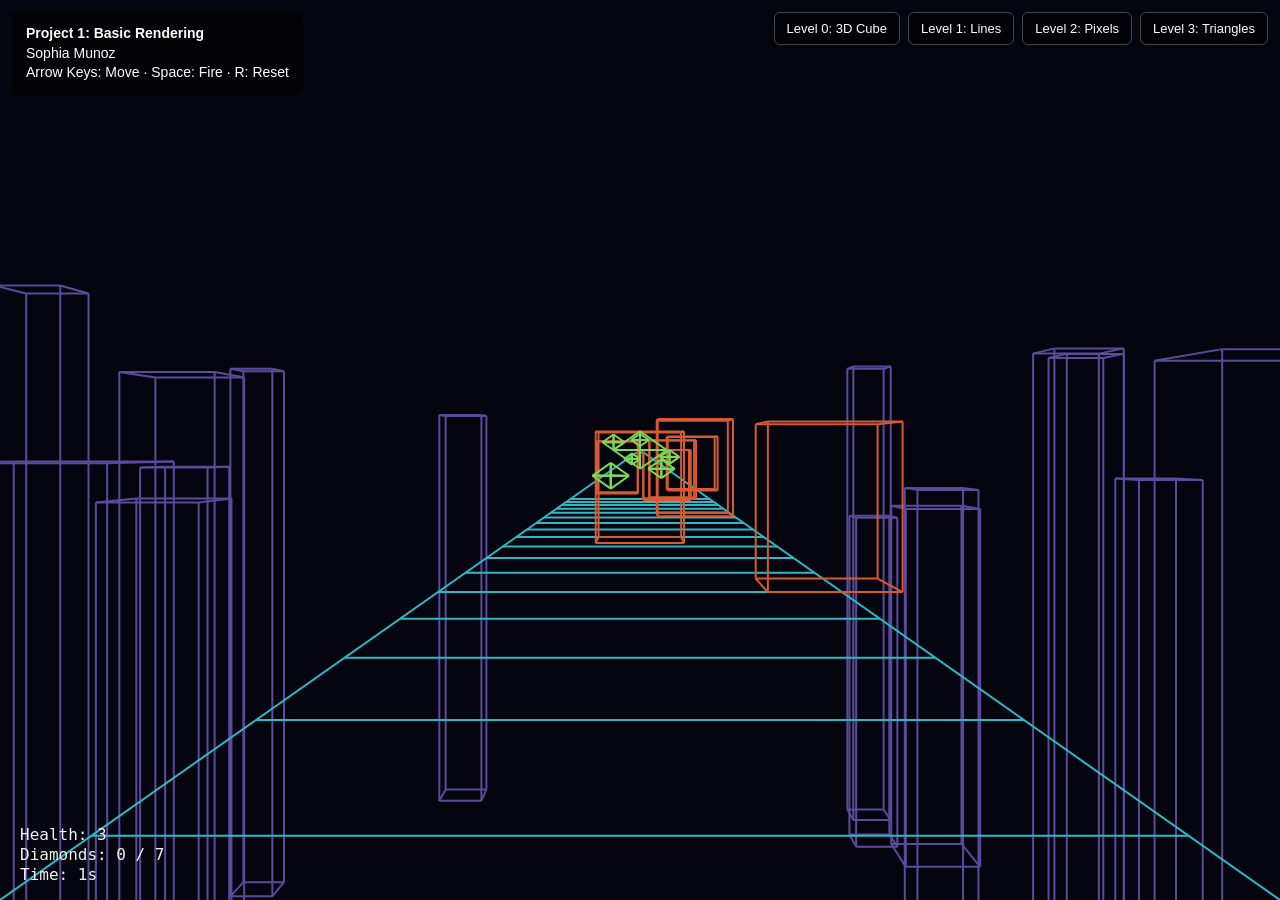
<file: projects/project1/index.html>
<!DOCTYPE html>
<html lang="en">
    <head>
        <meta charset="UTF-8" />
        <meta name="viewport" content="width=device-width, initial-scale=1.0" />
        <title>Project 1</title>
        <link rel="stylesheet" href="style.css" />
        <script src="objects.js" defer></script>
        <script src="camera.js" defer></script>
        <script src="input.js" defer></script>
        <script src="render-level0.js" defer></script>
        <script src="render-level1.js" defer></script>
        <script src="render-level2.js" defer></script>
        <script src="render-level3.js" defer></script>
        <script src="main.js" defer></script>
    </head>
    <body>
        <canvas id="canvas"></canvas>

        <div id="info">
            <b>Project 1: Basic Rendering</b><br>
            Sophia Munoz<br>
            Arrow Keys: Move &middot; Space: Fire &middot; R: Reset
        </div>

        <div id="level-controls">
            <button onclick="setLevel(0)">Level 0: 3D Cube</button>
            <button onclick="setLevel(1)">Level 1: Lines</button>
            <button onclick="setLevel(2)">Level 2: Pixels</button>
            <button onclick="setLevel(3)">Level 3: Triangles</button>
        </div>
    </body>
</html>
</file>
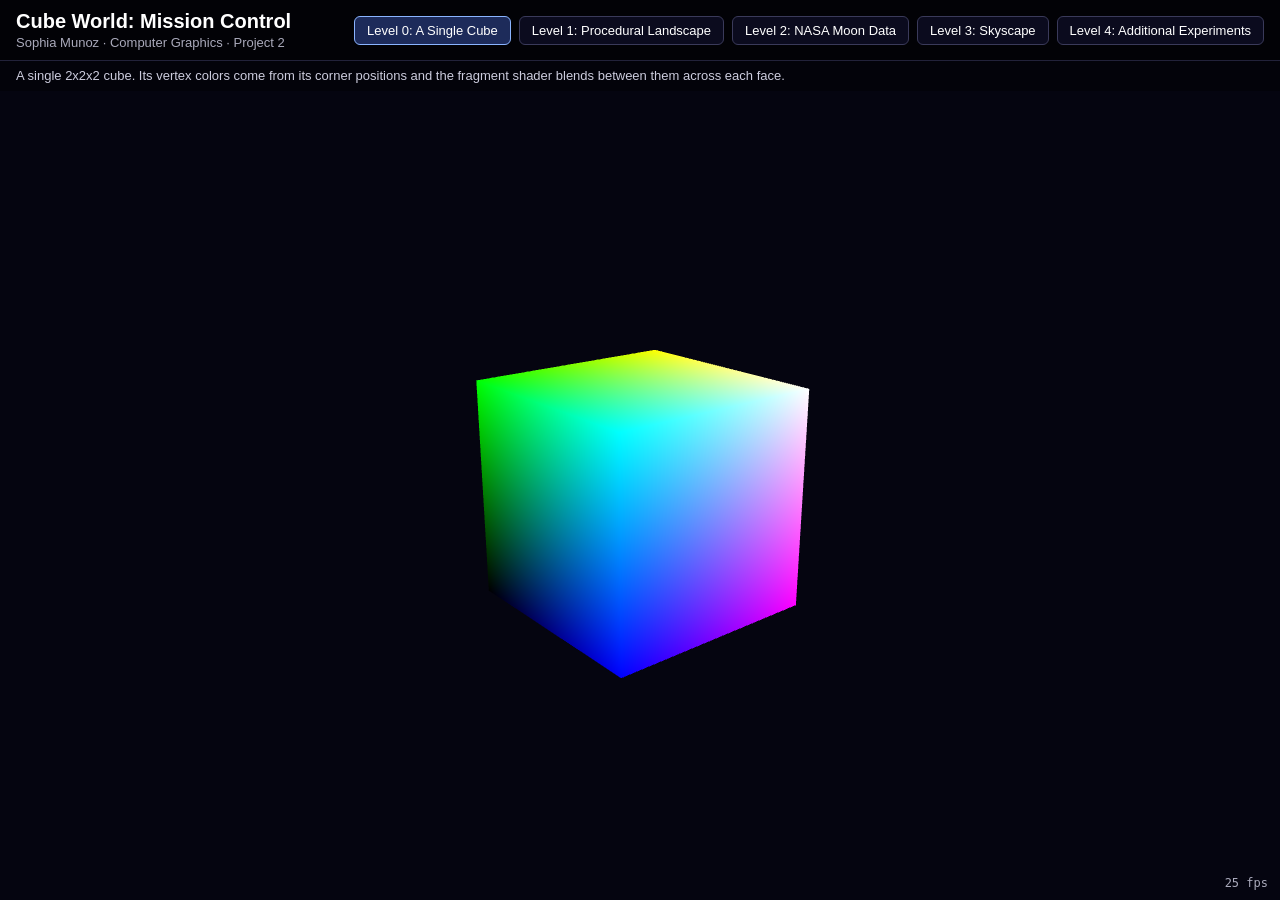
<file: projects/project2/index.html>
<!DOCTYPE html>
<html lang="en">
<head>
    <meta charset="UTF-8">
    <meta name="viewport" content="width=device-width, initial-scale=1.0">
    <title>Project 2: Cube World</title>
    <link rel="stylesheet" href="style.css" />
</head>
<body>
    <!-- header: title, name, and project info -->
    <header id="header">
        <div id="title-block">
            <h1>Cube World: Mission Control</h1>
            <p class="byline">Sophia Munoz &middot; Computer Graphics &middot; Project 2</p>
        </div>
        <div id="level-controls"></div>
    </header>

    <div id="level-info"></div>
    <div id="level-options"></div>
    <div id="fps"></div>

    <canvas id="glCanvas"></canvas>

    <!-- main content: 3D canvas for the cube world -->
     <script defer src="math.js"></script>
     <script defer src="shaders.js"></script>
     <script defer src="gl-utils.js"></script>
     <script defer src="cube.js"></script>
     <script defer src="renderer.js"></script>
     <script defer src="camera.js"></script>
     <script defer src="level0.js"></script>
     <script defer src="level1.js"></script>
     <script defer src="level2.js"></script>
     <script defer src="level3.js"></script>
     <script defer src="level4.js"></script>
     <script defer src="main.js"></script>

</body>
</html>
</file>
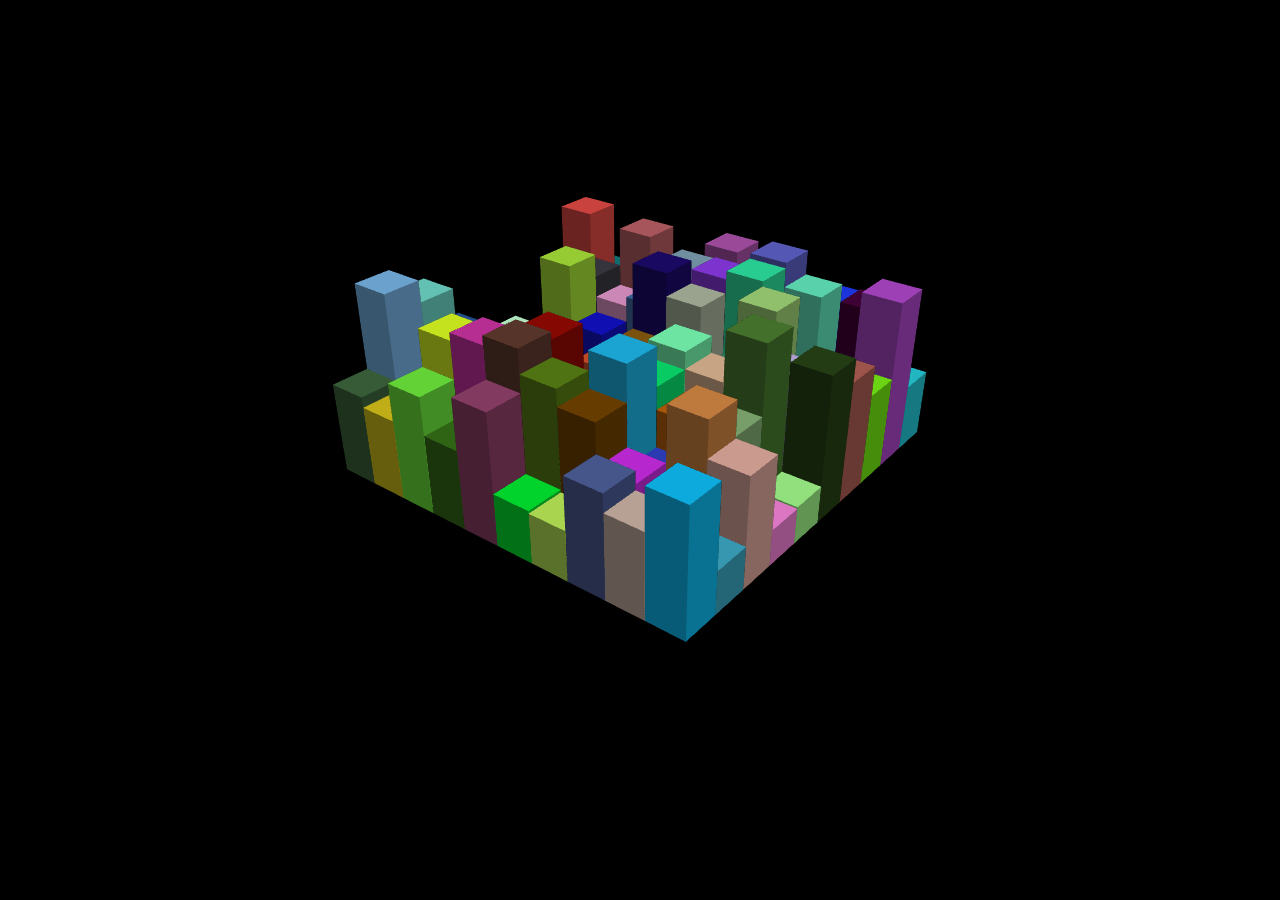
<file: activities/activity2/webgl-cubes-v3/index.html>
<!doctype html>
<html>
<head>
  <meta charset="utf-8">
  <title>WebGL Cube Grid</title>
  <style>
    html, body { margin: 0; height: 100%; background: black; overflow: hidden; }
    canvas { display: block; width: 100%; height: 100%; }
  </style>
</head>
<body>
  <canvas id="c"></canvas>
  <script src="index.js"></script>
</body>
</html>
</file>
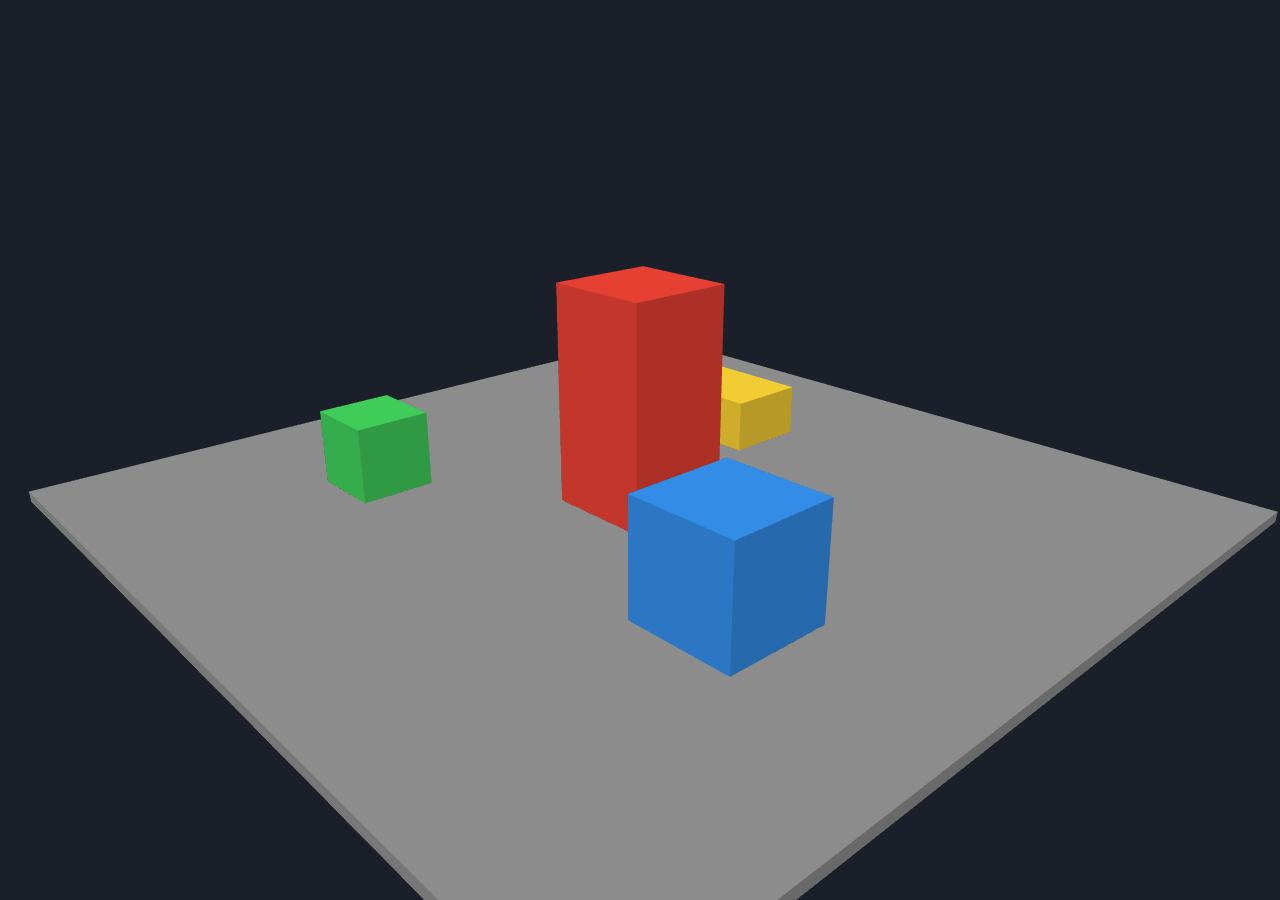
<file: activities/activity3/camera-move/index.html>
<!DOCTYPE html>
<!--
  index.html — the web page that hosts our WebGL drawing.

  A WebGL program needs only two things from the page:
    1. A <canvas> element: the rectangle of pixels we will draw into.
    2. A <script> that grabs that canvas and does the drawing (index.js).

  There are NO libraries here. Everything (including the matrix math for the
  camera) is written by hand in index.js so you can see every step.

  To run: just open this file in a web browser (double-click it).
-->
<html lang="en">
<head>
  <meta charset="utf-8">
  <title>WebGL Camera Orbit</title>
  <style>
    /* Remove the default page margin so the canvas can fill the window. */
    html, body { margin: 0; height: 100%; background: #000; }

    /* "display: block" removes a small gap browsers leave under inline
       elements. 100% width/height stretches the canvas over the window.
       NOTE: this only sets the canvas's size ON SCREEN. The number of pixels
       WebGL actually draws is set separately in index.js (see resizeCanvas). */
    canvas { display: block; width: 100%; height: 100%; }
  </style>
</head>
<body>
  <!-- The drawing surface. index.js finds it by its id, "glcanvas". -->
  <canvas id="glcanvas"></canvas>

  <!-- Load our program. It is placed at the end of <body> so that the canvas
       above already exists by the time the script runs. -->
  <script src="index.js"></script>
</body>
</html>
</file>
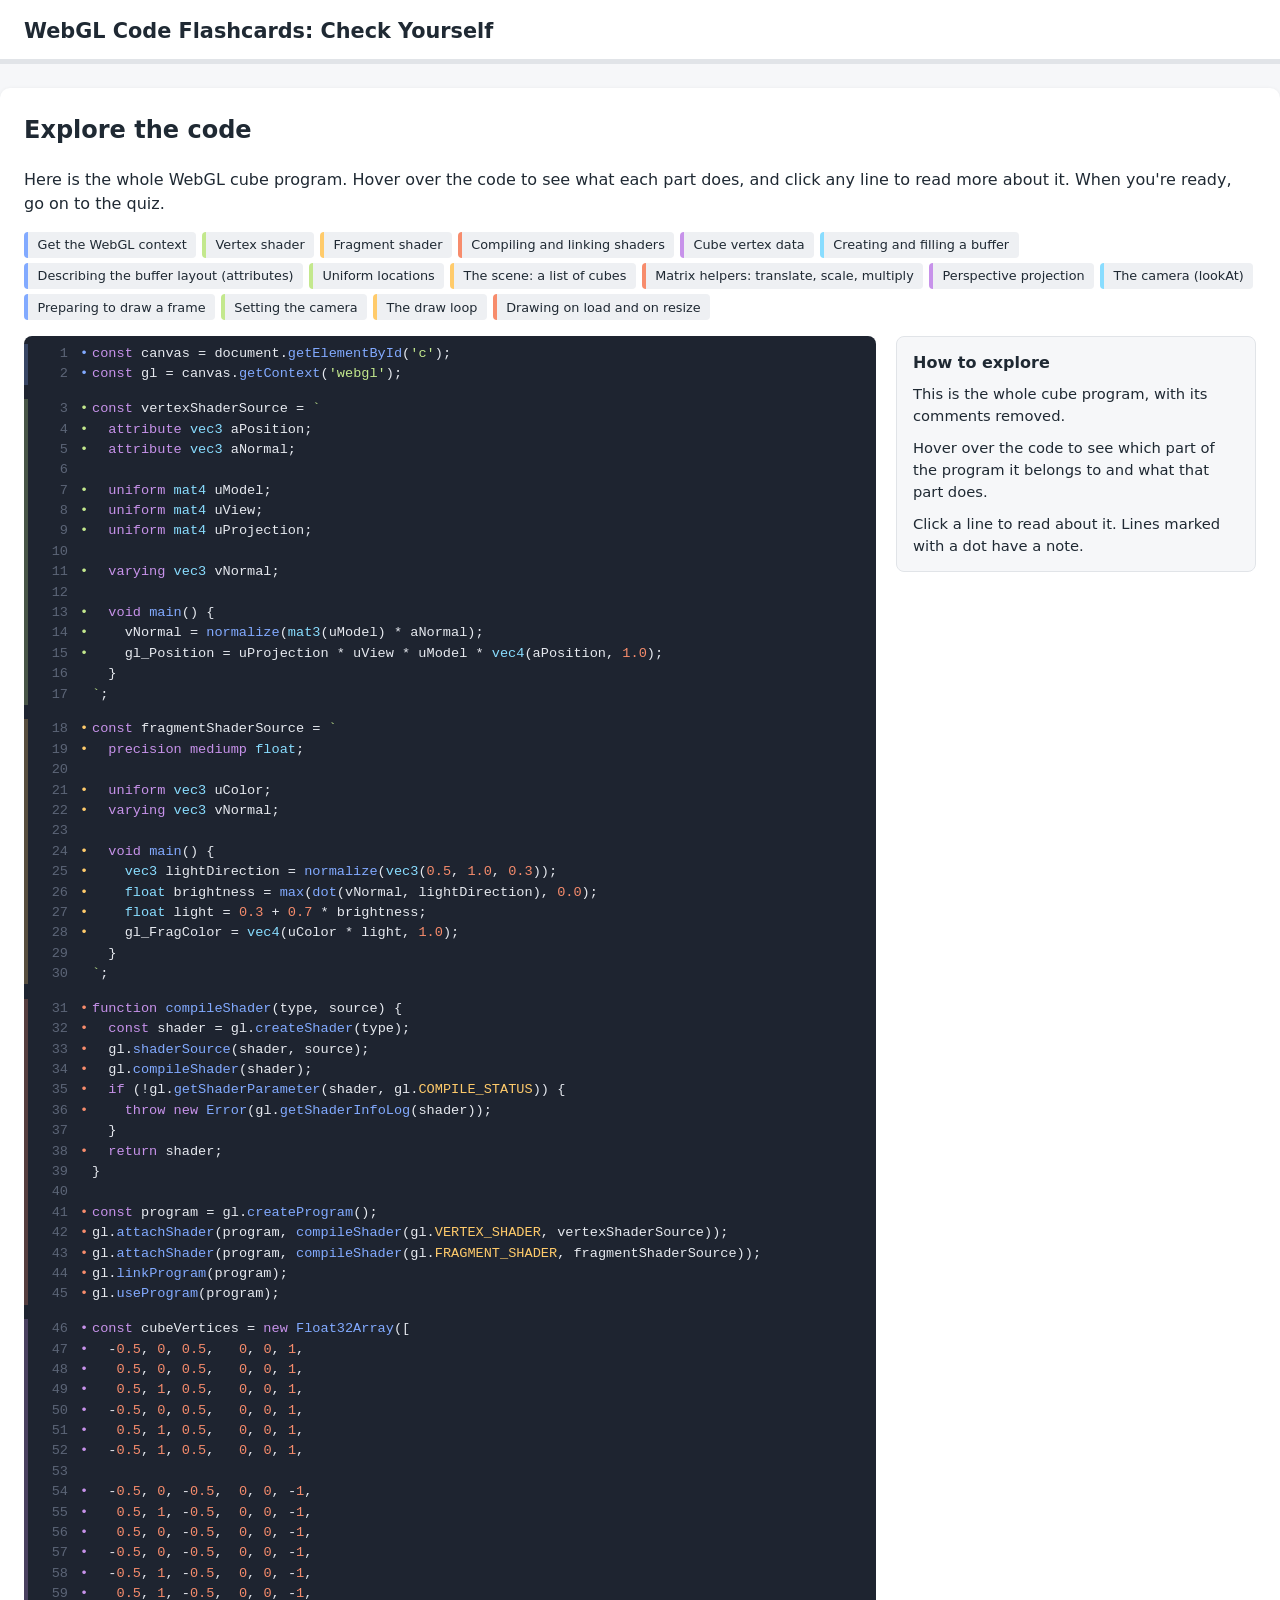
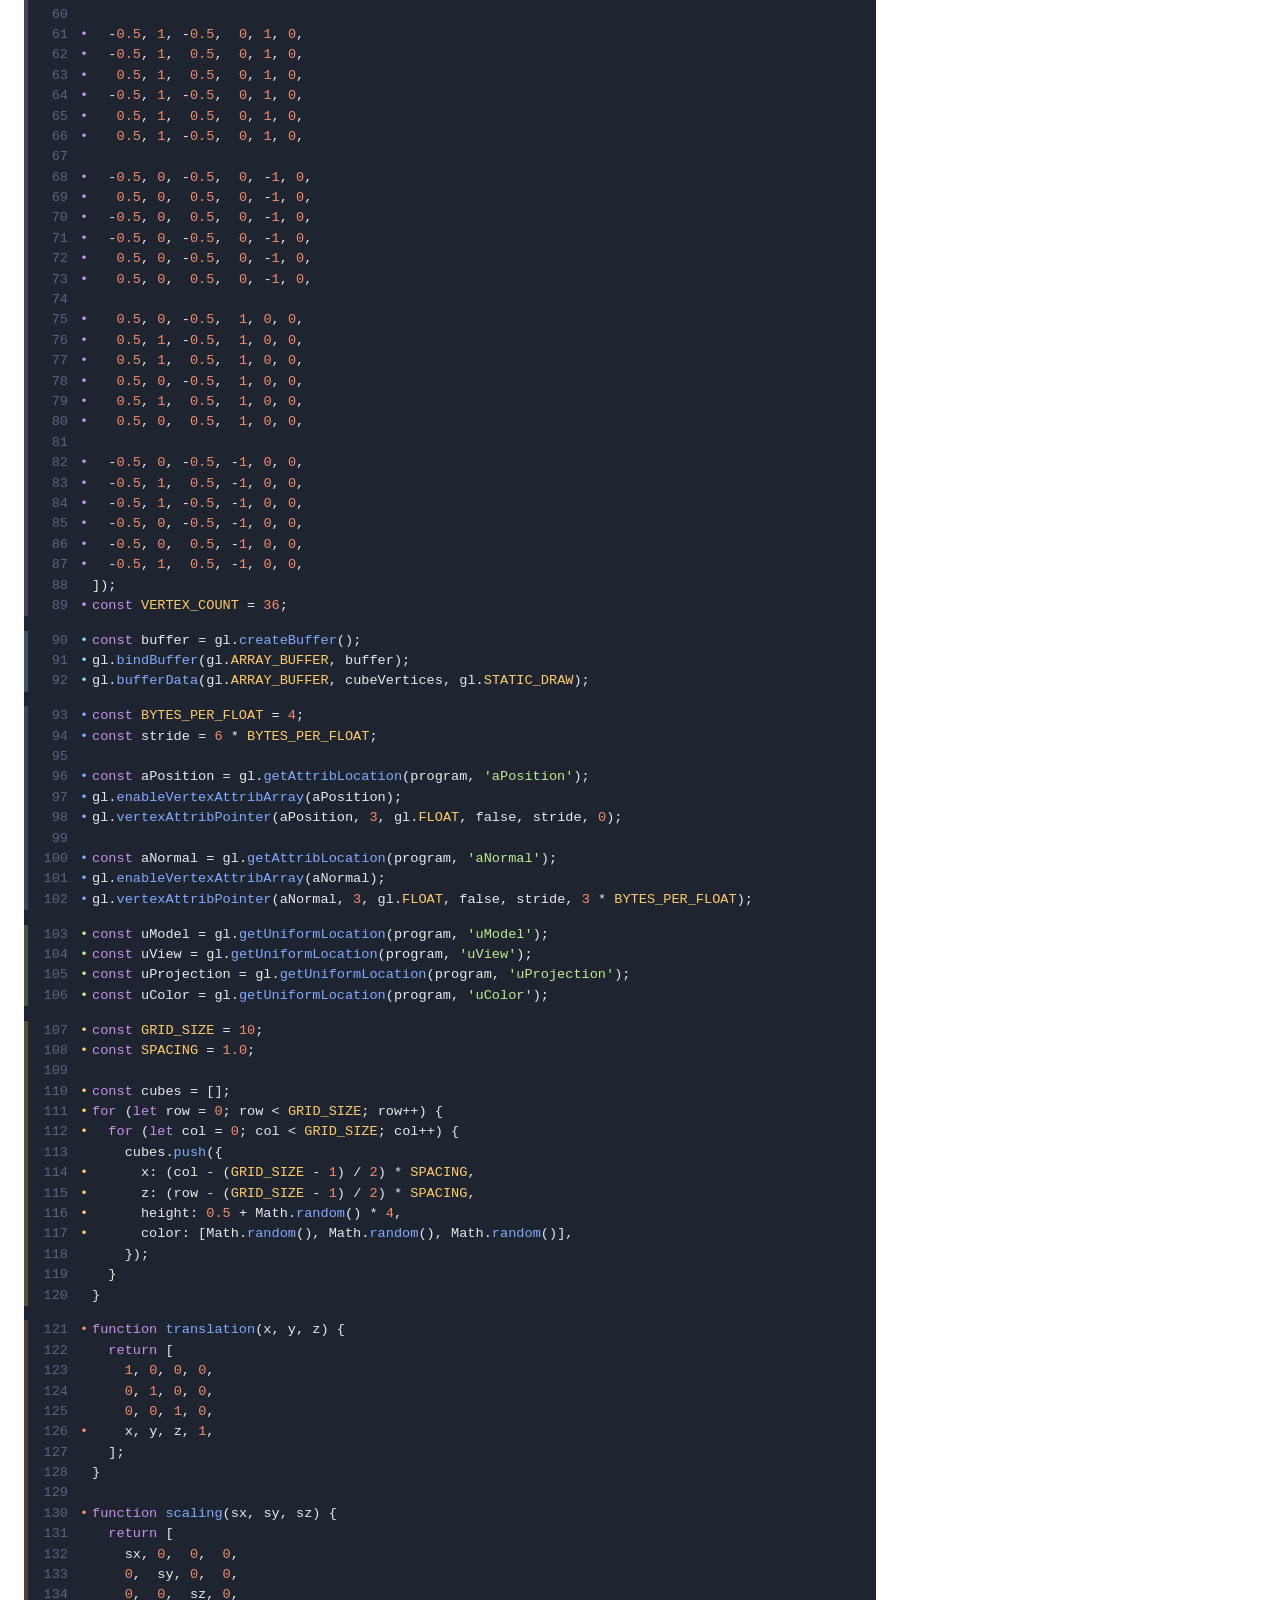
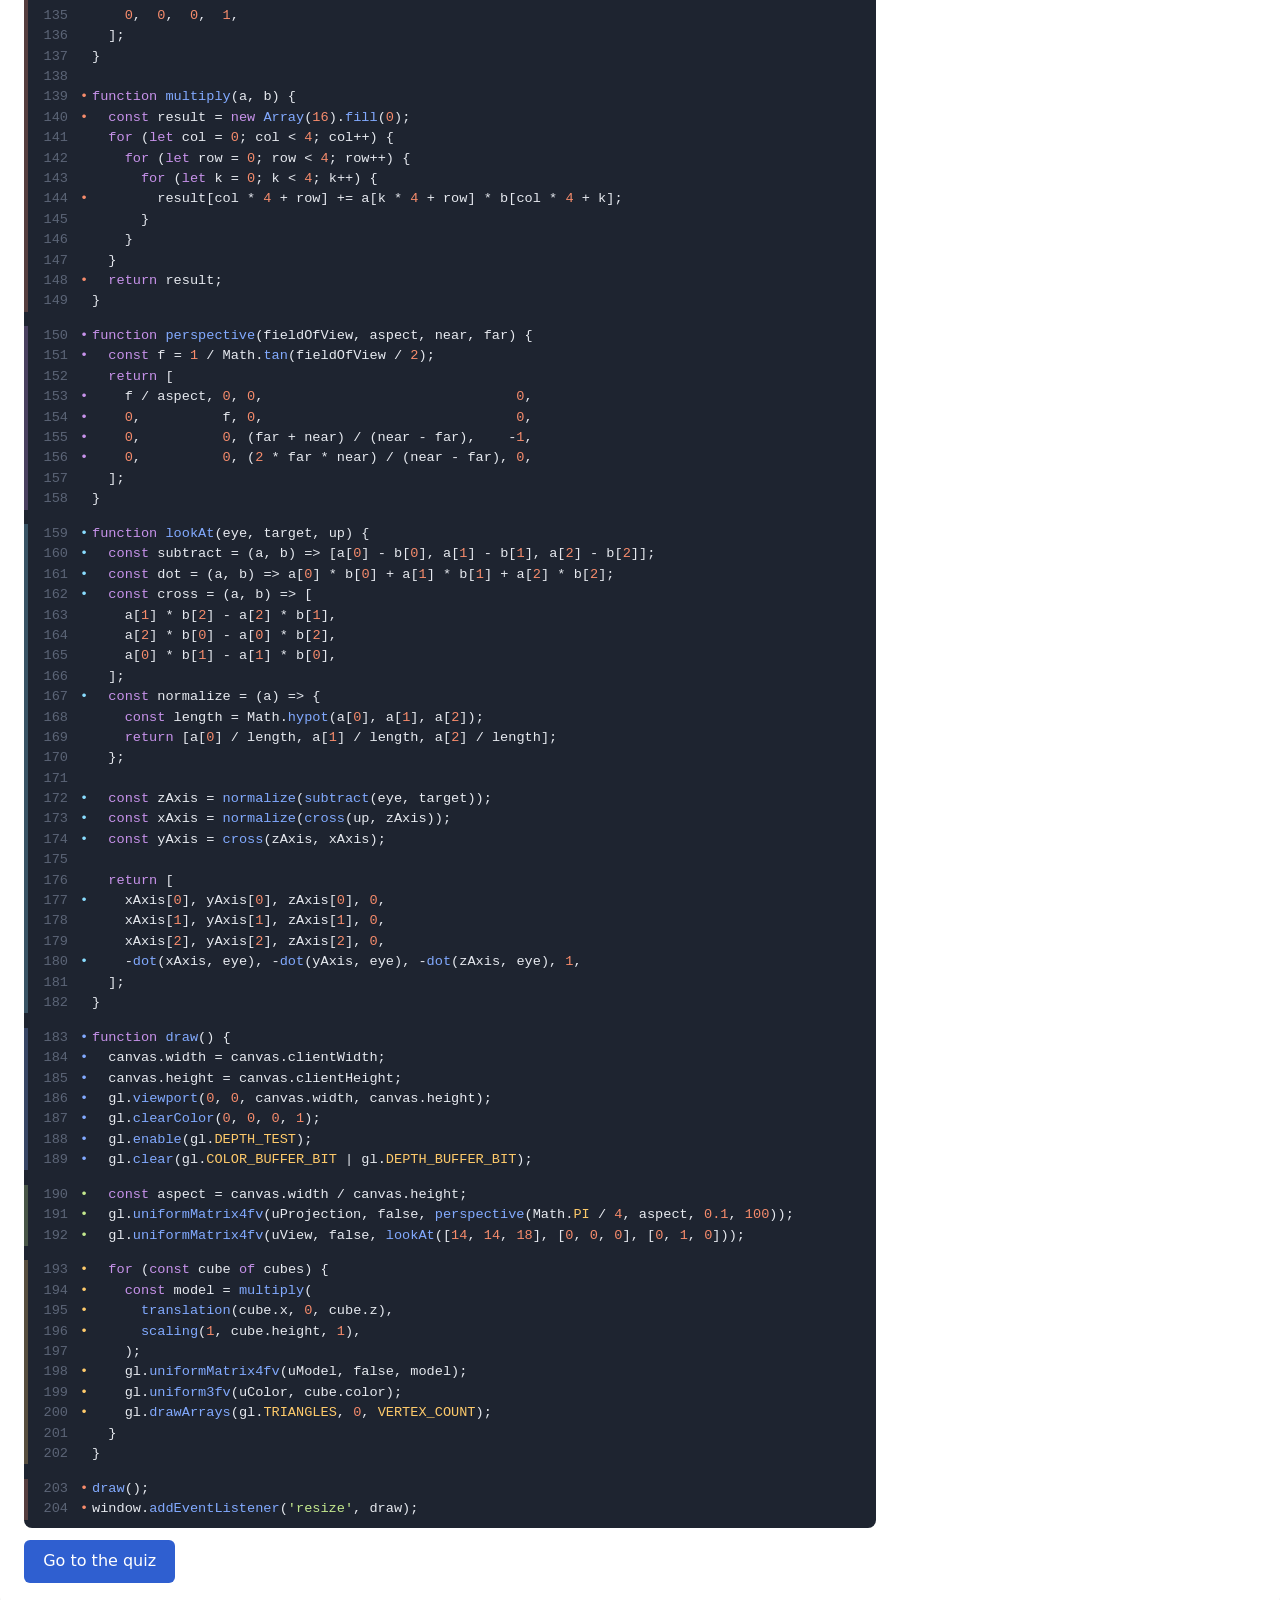
<file: activities/activity2/webgl-cubes-v3/quiz-selfcheck/index.html>
<!doctype html>
<html lang="en">
<head>
  <meta charset="utf-8">
  <meta name="viewport" content="width=device-width, initial-scale=1">
  <title>WebGL Code Flashcards: Check Yourself</title>
  <link rel="stylesheet" href="style.css">
</head>
<body>
  <header>
    <h1>WebGL Code Flashcards: Check Yourself</h1>
    <div class="progress-track"><div id="progress-bar" class="progress-fill"></div></div>
  </header>

  <main>
    <!-- Exploration page: the whole program, before the quiz -->
    <section id="explore-screen" hidden>
      <h2>Explore the code</h2>
      <p>
        Here is the whole WebGL cube program. Hover over the code to see what
        each part does, and click any line to read more about it. When you're
        ready, go on to the quiz.
      </p>
      <nav id="explore-nav" class="explore-nav" aria-label="Jump to a section"></nav>
      <div class="explore-layout">
        <div id="explore-code" class="code-view" tabindex="0"
          aria-label="The cube program. Use the up and down arrow keys to move between lines."></div>
        <aside class="explore-panel">
          <div id="explore-line" class="panel-box line-box" hidden></div>
          <div id="explore-section" class="panel-box"></div>
        </aside>
      </div>
      <button id="explore-done" class="primary">Go to the quiz</button>
    </section>

    <!-- Start screen -->
    <section id="start-screen" hidden>
      <h2>What does this code do?</h2>
      <p>
        You'll work through <strong id="card-count"></strong> pieces of the
        WebGL cube program, one at a time, with the comments removed. Each card
        has four short steps:
      </p>
      <ol>
        <li><strong>Summarize</strong> what the code accomplishes and why it's needed.</li>
        <li><strong>Check yourself:</strong> compare your summary with an example
          and tick off the key ideas you covered.</li>
        <li><strong>Match</strong> comments to the lines they describe.</li>
        <li><strong>Answer</strong> a few quick questions about the code.</li>
      </ol>
      <p class="note">
        There's no score. You decide what you got. Anything you missed goes on a
        review list at the end, so you know what to study.
      </p>
      <div class="buttons">
        <button id="start-button" class="primary">Start</button>
        <button id="back-to-explore" class="secondary">Back to explore the code</button>
      </div>
      <div id="last-review" class="history"></div>
    </section>

    <!-- One card -->
    <section id="card-screen" hidden>
      <p id="progress" class="progress-text"></p>
      <h2 id="card-title"></h2>
      <ol id="step-dots" class="step-dots"></ol>

      <!-- Step 1: summary -->
      <div class="step" data-step="summary" hidden>
        <pre><code id="code-summary"></code></pre>
        <label for="answer">In a few sentences: what does this code accomplish, and why is it needed?</label>
        <textarea id="answer" rows="4"
          placeholder="The big picture: what this code does and why the program needs it..."></textarea>
        <button id="summary-next" class="primary">Next: check your summary (Enter)</button>
      </div>

      <!-- Step 2: self-check the summary -->
      <div class="step" data-step="check" hidden>
        <div class="columns">
          <div>
            <h3>Your summary</h3>
            <p id="your-summary" class="summary-box"></p>
          </div>
          <div>
            <h3>An example summary</h3>
            <p id="example-summary" class="summary-box example"></p>
          </div>
        </div>
        <h3>Which of these key ideas did your summary cover?</h3>
        <p class="note">
          Tick the ones you really explained, not just mentioned. Where the
          quiz spots words that might match, it points them out, but you decide.
        </p>
        <ul id="idea-list" class="idea-list"></ul>
        <div class="buttons">
          <button id="check-done" class="primary">Done checking</button>
          <button id="check-next" class="primary" hidden>Next: match the comments</button>
        </div>
      </div>

      <!-- Step 3: match comments to lines -->
      <div class="step" data-step="match" hidden>
        <p>
          Here are comments for this code, shuffled. Put each one on the line it
          describes: drag it, or click a comment and then click a line. Click a
          placed comment to take it back off.
        </p>
        <div id="match-bank" class="match-bank" aria-label="Comments to place"></div>
        <div id="match-board" class="match-board"></div>
        <p id="match-status" class="status" hidden></p>
        <div class="buttons">
          <button id="match-check" class="primary">Check my matches</button>
          <button id="match-reveal" class="secondary" hidden>Show the answer</button>
          <button id="match-next" class="primary" hidden>Next: questions</button>
        </div>
      </div>

      <!-- Step 4: multiple-choice questions -->
      <div class="step" data-step="questions" hidden>
        <details class="code-ref">
          <summary>Show the code</summary>
          <pre><code id="code-questions"></code></pre>
        </details>
        <div id="question-list"></div>
        <button id="questions-next" class="primary" hidden>Next card</button>
      </div>
    </section>

    <!-- End: review list -->
    <section id="results-screen" hidden>
      <h2>Your review list</h2>
      <p id="review-summary"></p>
      <div id="review"></div>
      <button id="retry-button" class="primary">Start over</button>
    </section>
  </main>

  <script src="cards.js"></script>
  <script src="quiz.js"></script>
  <script src="explore-notes.js"></script>
  <script src="explore.js"></script>
</body>
</html>
</file>
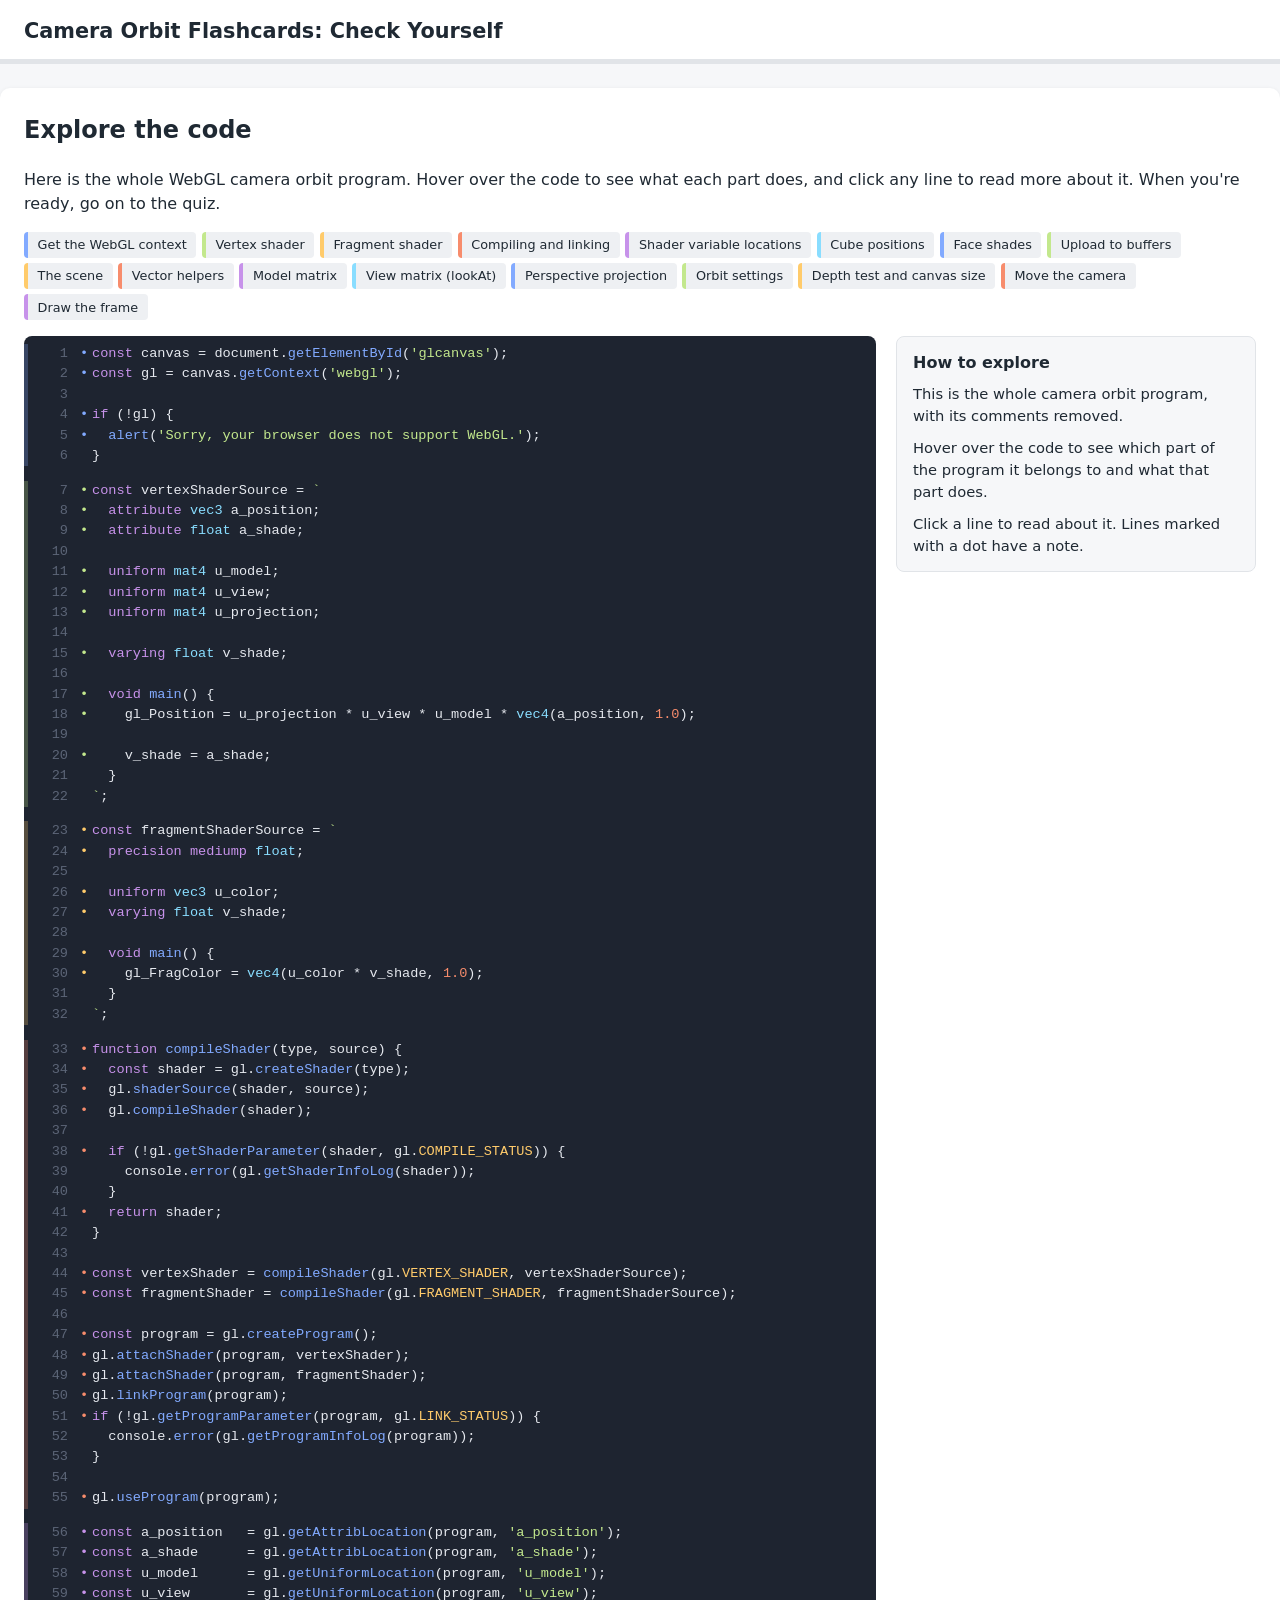
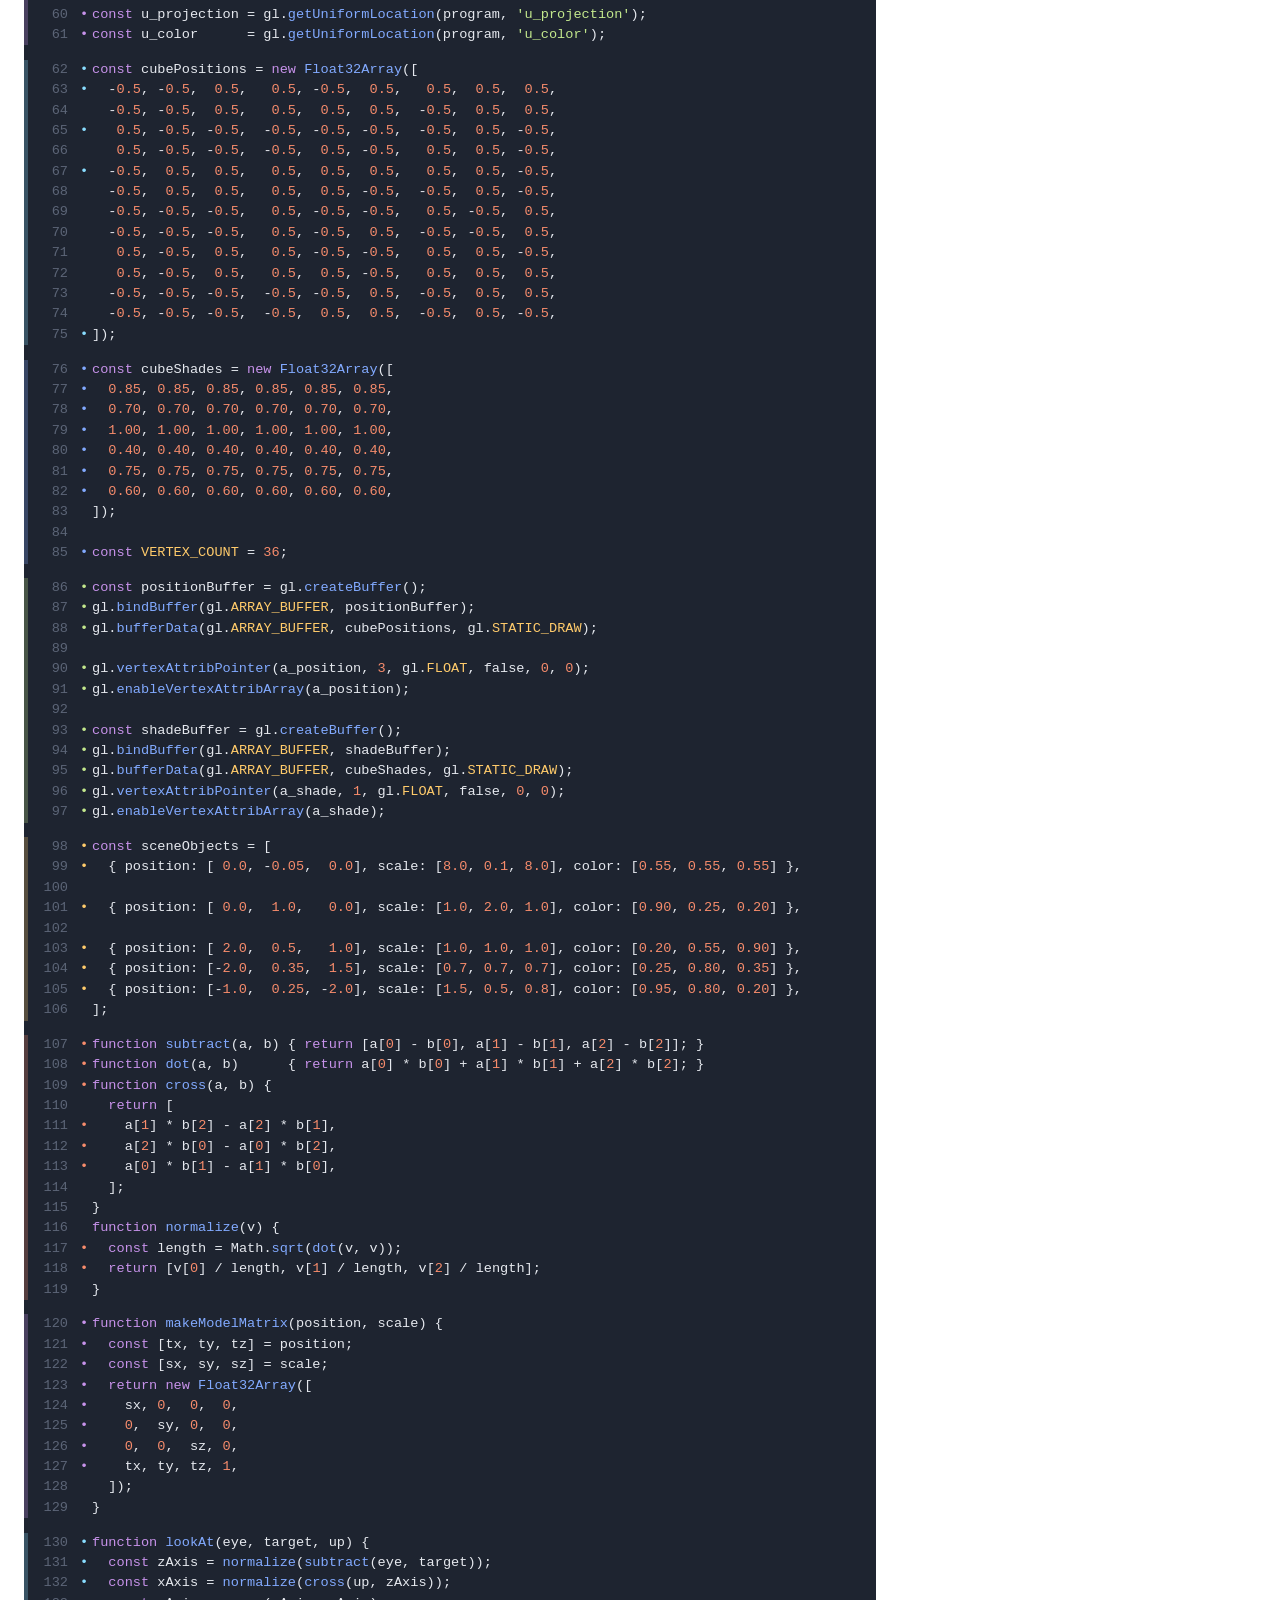
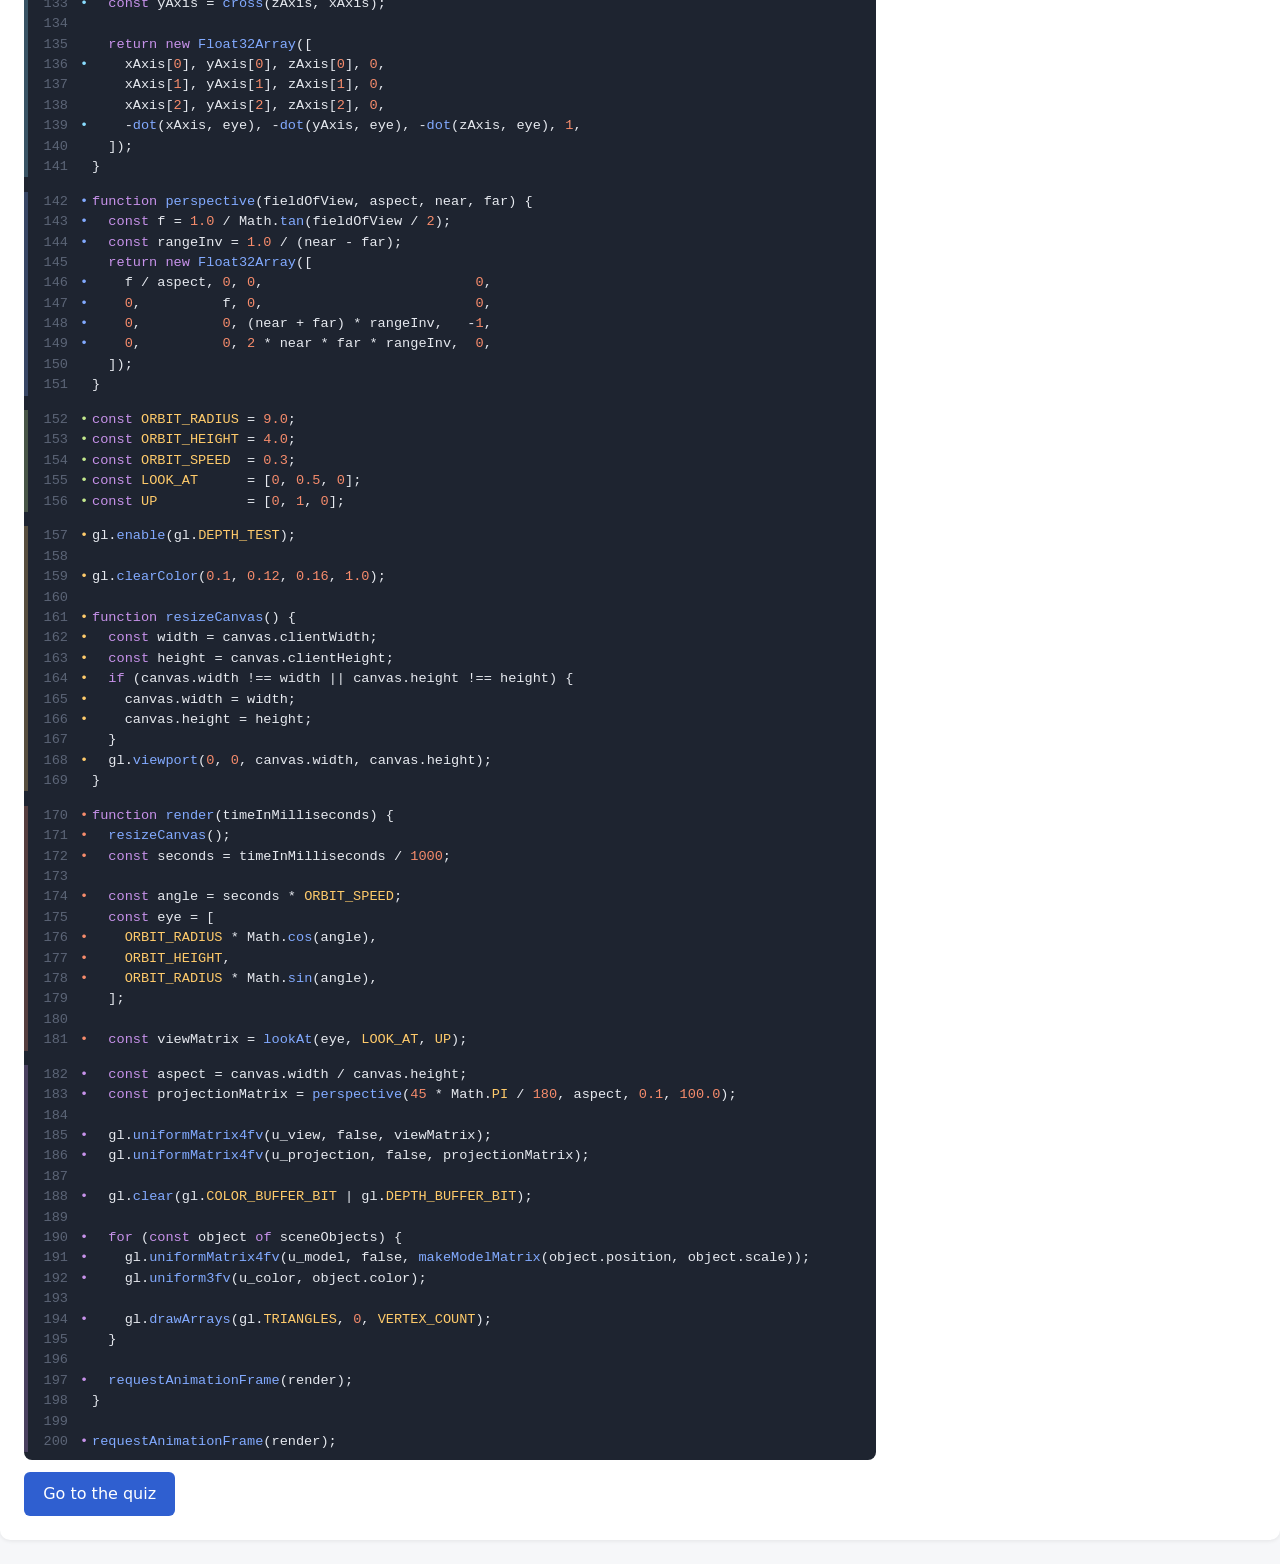
<file: activities/activity3/camera-move/quiz-selfcheck/index.html>
<!doctype html>
<html lang="en">
<head>
  <meta charset="utf-8">
  <meta name="viewport" content="width=device-width, initial-scale=1">
  <title>Camera Orbit Flashcards: Check Yourself</title>
  <link rel="stylesheet" href="style.css">
</head>
<body>
  <header>
    <h1>Camera Orbit Flashcards: Check Yourself</h1>
    <div class="progress-track"><div id="progress-bar" class="progress-fill"></div></div>
  </header>

  <main>
    <!-- Exploration page: the whole program, before the quiz -->
    <section id="explore-screen" hidden>
      <h2>Explore the code</h2>
      <p>
        Here is the whole WebGL camera orbit program. Hover over the code to see what
        each part does, and click any line to read more about it. When you're
        ready, go on to the quiz.
      </p>
      <nav id="explore-nav" class="explore-nav" aria-label="Jump to a section"></nav>
      <div class="explore-layout">
        <div id="explore-code" class="code-view" tabindex="0"
          aria-label="The camera orbit program. Use the up and down arrow keys to move between lines."></div>
        <aside class="explore-panel">
          <div id="explore-line" class="panel-box line-box" hidden></div>
          <div id="explore-section" class="panel-box"></div>
        </aside>
      </div>
      <button id="explore-done" class="primary">Go to the quiz</button>
    </section>

    <!-- Start screen -->
    <section id="start-screen" hidden>
      <h2>What does this code do?</h2>
      <p>
        You'll work through <strong id="card-count"></strong> pieces of the
        WebGL camera orbit program, one at a time, with the comments removed. Each card
        has four short steps:
      </p>
      <ol>
        <li><strong>Summarize</strong> what the code accomplishes and why it's needed.</li>
        <li><strong>Check yourself:</strong> compare your summary with an example
          and tick off the key ideas you covered.</li>
        <li><strong>Match</strong> comments to the lines they describe.</li>
        <li><strong>Answer</strong> a few quick questions about the code.</li>
      </ol>
      <p class="note">
        There's no score. You decide what you got. Anything you missed goes on a
        review list at the end, so you know what to study.
      </p>
      <div class="buttons">
        <button id="start-button" class="primary">Start</button>
        <button id="back-to-explore" class="secondary">Back to explore the code</button>
      </div>
      <div id="last-review" class="history"></div>
    </section>

    <!-- One card -->
    <section id="card-screen" hidden>
      <p id="progress" class="progress-text"></p>
      <h2 id="card-title"></h2>
      <ol id="step-dots" class="step-dots"></ol>

      <!-- Step 1: summary -->
      <div class="step" data-step="summary" hidden>
        <pre><code id="code-summary"></code></pre>
        <label for="answer">In a few sentences: what does this code accomplish, and why is it needed?</label>
        <textarea id="answer" rows="4"
          placeholder="The big picture: what this code does and why the program needs it..."></textarea>
        <button id="summary-next" class="primary">Next: check your summary (Enter)</button>
      </div>

      <!-- Step 2: self-check the summary -->
      <div class="step" data-step="check" hidden>
        <div class="columns">
          <div>
            <h3>Your summary</h3>
            <p id="your-summary" class="summary-box"></p>
          </div>
          <div>
            <h3>An example summary</h3>
            <p id="example-summary" class="summary-box example"></p>
          </div>
        </div>
        <h3>Which of these key ideas did your summary cover?</h3>
        <p class="note">
          Tick the ones you really explained, not just mentioned. Where the
          quiz spots words that might match, it points them out, but you decide.
        </p>
        <ul id="idea-list" class="idea-list"></ul>
        <div class="buttons">
          <button id="check-done" class="primary">Done checking</button>
          <button id="check-next" class="primary" hidden>Next: match the comments</button>
        </div>
      </div>

      <!-- Step 3: match comments to lines -->
      <div class="step" data-step="match" hidden>
        <p>
          Here are comments for this code, shuffled. Put each one on the line it
          describes: drag it, or click a comment and then click a line. Click a
          placed comment to take it back off.
        </p>
        <div id="match-bank" class="match-bank" aria-label="Comments to place"></div>
        <div id="match-board" class="match-board"></div>
        <p id="match-status" class="status" hidden></p>
        <div class="buttons">
          <button id="match-check" class="primary">Check my matches</button>
          <button id="match-reveal" class="secondary" hidden>Show the answer</button>
          <button id="match-next" class="primary" hidden>Next: questions</button>
        </div>
      </div>

      <!-- Step 4: multiple-choice questions -->
      <div class="step" data-step="questions" hidden>
        <details class="code-ref">
          <summary>Show the code</summary>
          <pre><code id="code-questions"></code></pre>
        </details>
        <div id="question-list"></div>
        <button id="questions-next" class="primary" hidden>Next card</button>
      </div>
    </section>

    <!-- End: review list -->
    <section id="results-screen" hidden>
      <h2>Your review list</h2>
      <p id="review-summary"></p>
      <div id="review"></div>
      <button id="retry-button" class="primary">Start over</button>
    </section>
  </main>

  <script src="cards.js"></script>
  <script src="quiz.js"></script>
  <script src="explore-notes.js"></script>
  <script src="explore.js"></script>
</body>
</html>
</file>
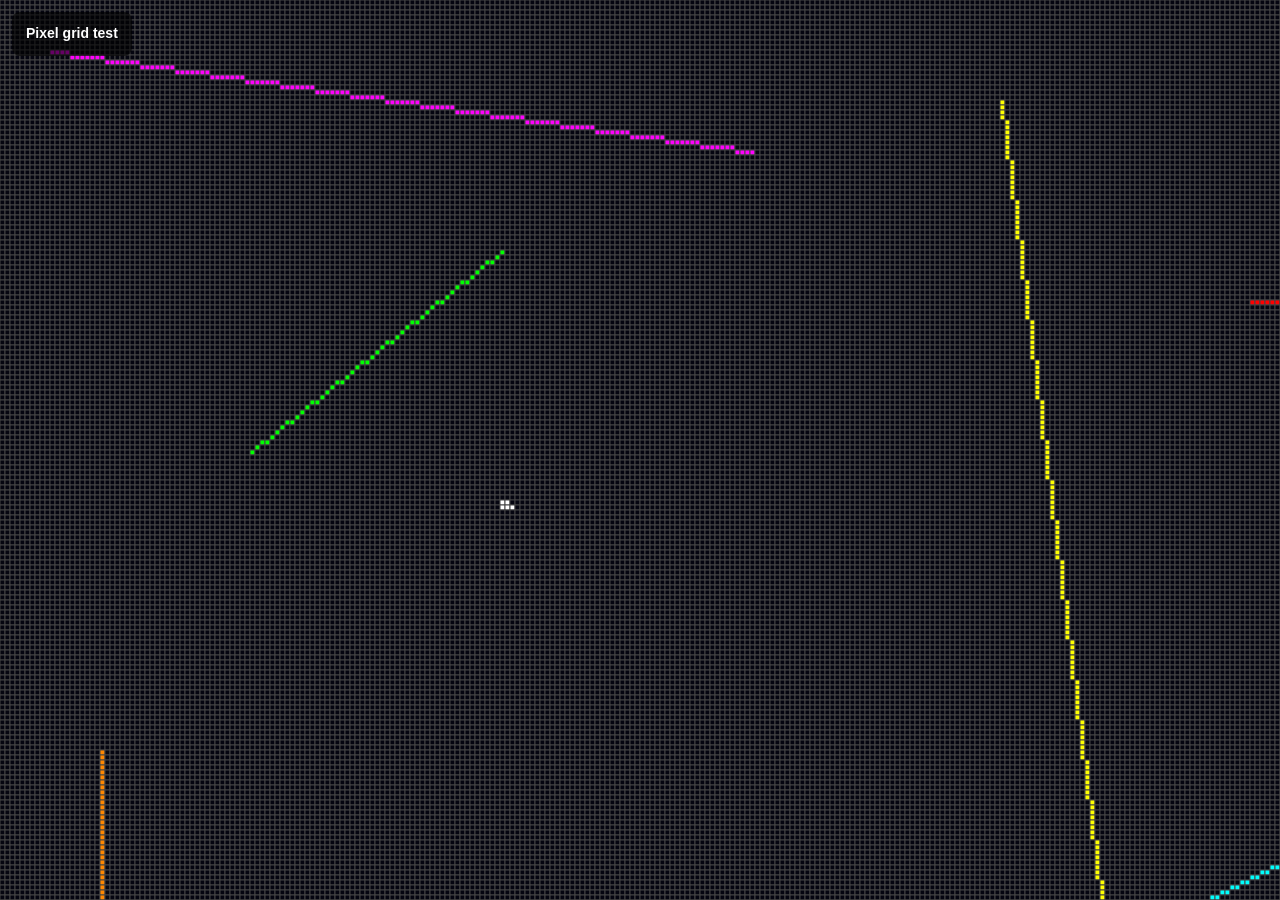
<file: activities/activity1/psuedopixel-line-drawing-munozsa.html>
<!DOCTYPE html>
<html lang="en">
<head>
  <meta charset="UTF-8" />
  <meta name="viewport" content="width=device-width, initial-scale=1.0" />
  <title>My First Rendering Algo</title>
  <style>
    body {
      margin: 0;
      overflow: hidden;
      background: #050510;
      color: white;
      font-family: Arial, sans-serif;
    }

    canvas {
      display: block;
    }

    #info {
      position: fixed;
      top: 12px;
      left: 12px;
      padding: 12px 14px;
      background: rgba(0, 0, 0, 0.6);
      border-radius: 8px;
      font-size: 14px;
      line-height: 1.4;
    }
  </style>
</head>
<body>
  <canvas id="canvas"></canvas>

  <div id="info">
    <b>Pixel grid test</b><br>
  </div>

<script>

  //we add shapes (like lines) to this canvas
  const canvas = document.getElementById("canvas");
  const ctx = canvas.getContext("2d");


  const rows = 200;
  const cols = 320;
  const pixelGrid = Array.from({ length: cols }, () => Array(rows).fill("#050510"));

  let seePixelOutline = true; 


   //light up a couple of pixels 
  setPixelColor(100,100,"#FFFFFF")
  setPixelColor(100,101,"#FFFFFF")
  setPixelColor(101,100,"#FFFFFF")
  setPixelColor(101,101,"#FFFFFF")
  setPixelColor(102,101,"#FFFFFF")


  makePixelatedLine(50, 90, 100, 50, "#00FF00");
  makePixelatedLine(10, 10, 150, 30, "#FF00FF");
  makePixelatedLine(200, 20, 220, 180, "#FFFF00");
  makePixelatedLine(300, 150, 220, 190, "#00FFFF");
  makePixelatedLine(20, 150, 20, 190, "#FF8800");
  makePixelatedLine(250, 60, 290, 60, "#FF0000");



  function draw(){

    //here we set up and clear the canvas, every draw frame
    ctx.clearRect(0, 0, canvas.width, canvas.height);
    ctx.fillStyle = "#050510";
    ctx.fillRect(0, 0, canvas.width, canvas.height);

    ctx.lineWidth = 1;
    ctx.strokeStyle = "#444444";


    for(v=0; v< 200; v++){
      for(u=0; u<320; u++){

        //if you want to see what is going on
        // console.log(u);
        // console.log(v);
        // console.log(pixelGrid[u][v]);
        // console.log("----")

        ctx.fillStyle = pixelGrid[u][v];
        ctx.fillRect(u*5, v*5, 5, 5);

        if( seePixelOutline ){
          ctx.strokeRect(u*5, v*5, 5, 5);
        }

      }
    }


  }

  function setPixelColor(u,v,color){
    pixelGrid[u][v] = color; 
  }

  function makePixelatedLine(u1, v1, u2, v2, color){

    //******** TO DO
    //use the algorithm in the slides to incrementally fill
    // in pixels going from u1,v1 to u2,v2
    // you can use 'setPixelColor'
    // note, you may need to handle 'cases'- ex.u1>u2 vs u2>u2

    u1 = Math.round(u1);
    v1 = Math.round(v1);
    u2 = Math.round(u2);
    v2 = Math.round(v2);

    // CASE: slope > 1
    const steepSlope = Math.abs(v2 - v1) > Math.abs(u2 - u1);
    if (steepSlope) {
        [u1, v1] = [v1, u1];
        [u2, v2] = [v2, u2];
    }

    // CASE: u1 > u2
    if (u1 > u2) {
        [u1, u2] = [u2, u1];
        [v1, v2] = [v2, v1];
    }

    const du = u2 - u1;
    const dv = v2 - v1;
    const m = (du === 0) ? 0 : dv / du;

    let v = v1;
    for (let u = u1; u <= u2; u++) {
        const vRound = Math.round(v);

        if (steepSlope) {
            setPixelColor(vRound, u, color);
        } else {
            setPixelColor(u, vRound, color);
        }
        v += m;
    }
  }

  
  function resizeCanvas() {
    canvas.width = window.innerWidth;
    canvas.height = window.innerHeight;
    draw();
  }



  window.addEventListener("resize", resizeCanvas);
  resizeCanvas();



</script>
</body>
</html>
</file>
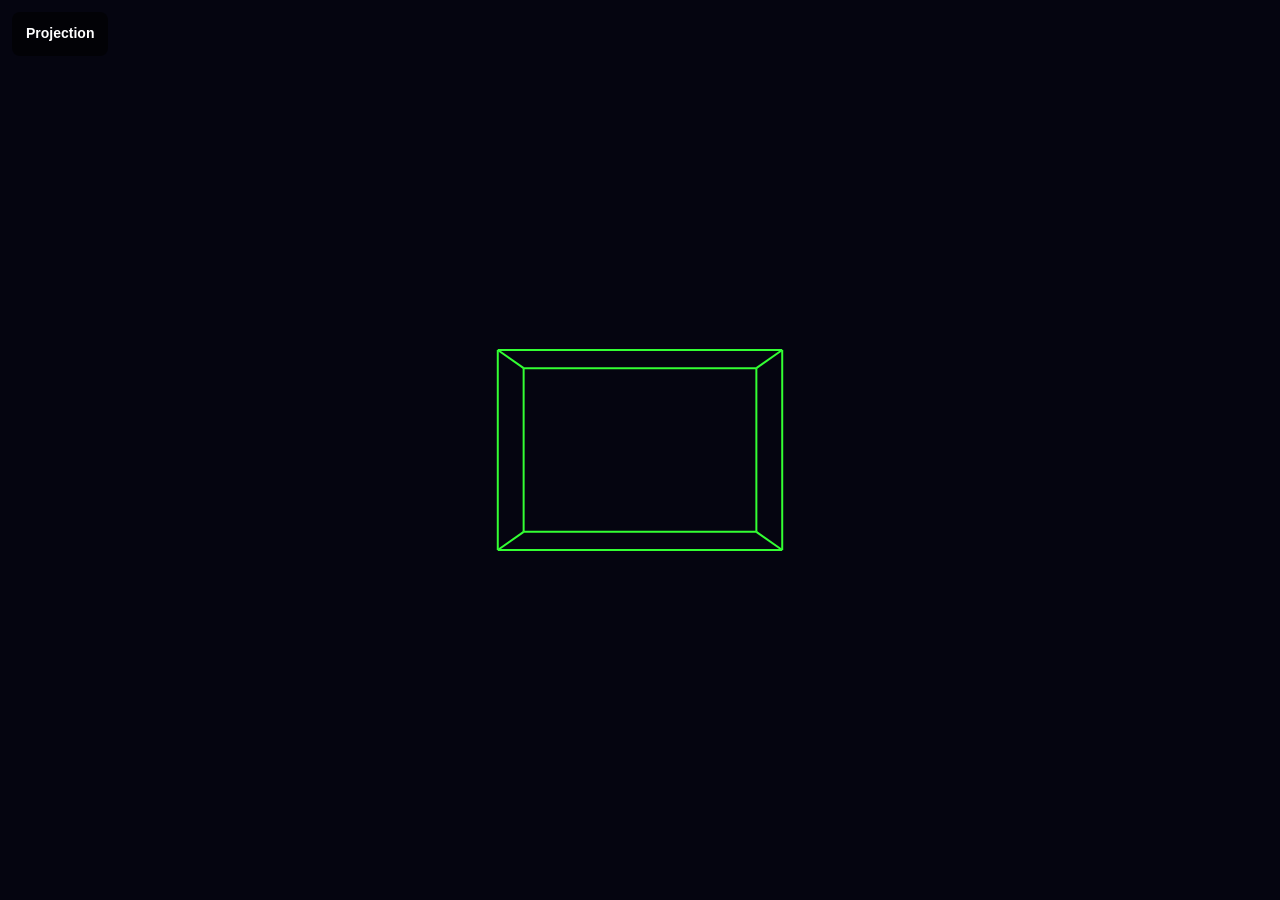
<file: homeworks/homework2/first-algo-munozsa.html>
<!DOCTYPE html>
<html lang="en">
<head>
  <meta charset="UTF-8" />
  <meta name="viewport" content="width=device-width, initial-scale=1.0" />
  <title>My First Rendering Algo</title>
  <style>
    body {
      margin: 0;
      overflow: hidden;
      background: #050510;
      color: rgb(255, 255, 255);
      font-family: Arial, sans-serif;
    }

    canvas {
      display: block;
    }

    #info {
      position: fixed;
      top: 12px;
      left: 12px;
      padding: 12px 14px;
      background: rgba(0, 0, 0, 0.6);
      border-radius: 8px;
      font-size: 14px;
      line-height: 1.4;
    }
  </style>
</head>
<body>
  <canvas id="canvas"></canvas>

  <div id="info">
    <b>Projection</b><br>
  </div>

<script>

  // we add shapes (like lines) to this canvas
  const canvas = document.getElementById("canvas");
  const ctx = canvas.getContext("2d");

  // an array of objects
  // to access the first 'x' coordinate you could type vertices[0].x
  let vertices = [ 
    { x:  1,  y: 1,  z: 1},   // A, idx 0
    { x: -1,  y: 1,  z: 1},   // B, idx 1
    { x:  1,  y: -1, z: 1},   // C, idx 2
    { x: -1,  y: -1, z: 1},   // D, idx 3
    { x:  1,  y: 1,  z: -1},  // E, idx 4
    { x: -1,  y: 1,  z: -1},  // F, idx 5
    { x:  1,  y: -1, z: -1},  // G, idx 6
    { x: -1,  y: -1, z: -1}   // H, idx 7
  ];

  // an array of the indices for the two vertices in each edge
  let edges = [
    [0, 1], //AB
    [0, 2], //AC
    [0, 4], //AE
    [2, 3], //CD
    [1, 3], //BD
    [2, 6], //CG
    [4, 5], //EF
    [4, 6], //EG
    [1, 5], //BF
    [6, 7], //GH
    [5, 7], //FH
    [3, 7], //DH
  ];

  let camera = {x: 0, y: 0, z: -10};

  function draw() {

    // here we set up and clear the canvas, every draw frame
    ctx.clearRect(0, 0, canvas.width, canvas.height);
    ctx.fillStyle = "#050510";
    ctx.fillRect(0, 0, canvas.width, canvas.height);

    // here we will store u,v coordinates for the vertices, 
    // projected onto our 2d plane
    let projectedVertices = [];

    //- loop through the original vertices (X, Y, Z)
    //- and determine their position in 3D space relative to camera (x, y, z)
    //- then project them onto the 2D plane
    for (let v = 0; v < vertices.length; v++){   //  you could also write it foreach...
       console.log("original position:");  //helpful to print things
       console.log( vertices[v] );

       console.log("camera-relative position");
       let camVert = {}; 
       camVert.x = vertices[v].x - camera.x;
       camVert.y = vertices[v].y - camera.y;
       camVert.z = vertices[v].z - camera.z;
       console.log( camVert );

       console.log("projected position");
       let canvasPos = {};
       canvasPos.u = camVert.x / camVert.z;
       canvasPos.v = camVert.y / camVert.z;
       console.log( canvasPos );

       console.log("scale and center"); 
       canvasPos.u = canvasPos.u * canvas.width + canvas.width/2;
       canvasPos.v = canvasPos.v * canvas.height + canvas.height/2;
       console.log( canvasPos );

       projectedVertices.push(canvasPos);
       console.log("---------------"); 

    }

    // loop through the edges
    //  find the newly computed projected vertices - 2 per edge
    //  draw the line
    for (let e = 0; e < edges.length; e++) {
      
      // first vertex
      let e1 = edges[e][0]; //idx
      let u1 = projectedVertices[ e1 ].u;
      // In some graphics systems, the y-coordinate increases downwards. That is why the canvas.height is 
      // subtracted from the v-coordinate, matching the expected orientation.
      let v1 = canvas.height - projectedVertices[ e1 ].v;

      // second vertex
      let e2 = edges[e][1]; //idx
      let u2 = projectedVertices[ e2 ].u;
      let v2 = canvas.height - projectedVertices[ e2 ].v; // The same adjustment needs to be done for the second v-coordinate.

      drawLine(u1, v1, u2, v2);
    }
  }

  // This uses a built in 'drawLine' function, provided by the javascript canvas
  function drawLine(x1, y1, x2, y2){
    ctx.lineWidth = 2;
    ctx.strokeStyle = "#33FF33";

    // this is how you draw a line on the canvas 
    ctx.beginPath();
    ctx.moveTo(x1, y1);
    ctx.lineTo(x2, y2);
    ctx.stroke();
  }

  // this is how we detect events-
  // do nothing for now....
    document.addEventListener("keydown", (event) => {

      event.preventDefault();
       switch (event.code) {
        case "ArrowUp":
          // Change camera z position go closer
          camera.z += 0.1;
          console.log("Up arrow pressed");
          draw();
          break;
        case "ArrowDown":
          // Change camera z position go further away
          camera.z -= 0.1;
          console.log("Down arrow pressed");
          draw();
          break;
        case "ArrowLeft":
          // Change camera x position move left
          camera.x -= 0.1;
          console.log("Left arrow pressed");
          draw();
          break;
        case "ArrowRight":
          // Change camera x position move right
          camera.x += 0.1;
          console.log("Right arrow pressed");
          draw();
          break;
        case "KeyR":
          // reset camera
          camera.x = 0;
          camera.y = 0;
          camera.z = -10;
          console.log("Reset");
          draw();
          break;
        default:
          return;
      }
    });

  function resizeCanvas() {
    canvas.width = window.innerWidth;
    canvas.height = window.innerHeight;
    draw();
  }

  window.addEventListener("resize", resizeCanvas);
  resizeCanvas();

</script>
</body>
</html>
</file>
<file: projects/project1/style.css>
body {
    margin: 0;
    overflow: hidden;
    background-color: #050510;
    color: white;
    font-family: Arial, sans-serif;
}

canvas {
    display: block;
}

#info {
    position: fixed;
    top: 12px;
    left: 12px;
    padding: 12px 14px;
    background: rgba(0, 0, 0, 0.6);
    border-radius: 8px;
    font-size: 14px;
    line-height: 1.4;
}

#level-controls {
    position: fixed;
    top: 12px;
    right: 12px;
    display: flex;
    gap: 8px;
}

#level-controls button {
    background: rgba(0, 0, 0, 0.6);
    color: white;
    border: 1px solid #444;
    border-radius: 6px;
    padding: 8px 12px;
    font-family: Arial, sans-serif;
    font-size: 13px;
    cursor: pointer;
}

#level-controls button:hover {
    background: rgba(255, 255, 255, 0.15);
}
</file>
<file: projects/project2/style.css>
html, body {
  margin: 0;
  height: 100%;
  background: #050510;
  color: #ffffff;
  font-family: Arial, sans-serif;
  overflow: hidden;
}

body {
  display: flex;
  flex-direction: column;
  position: relative;
}

#header {
  display: flex;
  justify-content: space-between;
  align-items: center;
  gap: 16px;
  padding: 10px 16px;
  background: rgba(0, 0, 0, 0.6);
  border-bottom: 1px solid #22223a;
}

#header h1 {
  margin: 0;
  font-size: 20px;
}

.byline {
  margin: 2px 0 0;
  font-size: 13px;
  color: #aab;
}

#level-controls {
  display: flex;
  flex-wrap: wrap;
  gap: 8px;
}

#level-controls button {
  background: #0b0b1e;
  color: #ffffff;
  border: 1px solid #3a3a5a;
  border-radius: 6px;
  padding: 6px 12px;
  font-size: 13px;
  cursor: pointer;
}

#level-controls button:hover {
  border-color: #8ab4ff;
}

#level-controls button.active {
  background: #1d2b5a;
  border-color: #8ab4ff;
}

#level-info {
  padding: 6px 16px;
  font-size: 13px;
  line-height: 1.4;
  color: #ccd;
  background: rgba(0, 0, 0, 0.35);
  min-height: 18px;
}

#level-options {
  display: flex;
  flex-wrap: wrap;
  align-items: center;
  gap: 16px;
  padding: 6px 16px;
  font-size: 13px;
  color: #ccd;
  background: rgba(0, 0, 0, 0.25);
}

#level-options:empty {
  display: none;
}

#level-options select {
  background: #0b0b1e;
  color: #ffffff;
  border: 1px solid #3a3a5a;
  border-radius: 4px;
  padding: 3px 6px;
}

#level-options .note {
  color: #889;
  font-style: italic;
}

#fps {
  position: absolute;
  right: 12px;
  bottom: 10px;
  font-family: monospace;
  font-size: 12px;
  color: #aab;
  z-index: 2;
}

#glCanvas {
  flex: 1;
  display: block;
  width: 100%;
  min-height: 0;
}
</file>
<file: activities/activity2/webgl-cubes-v3/quiz-selfcheck/style.css>
:root {
  --bg: #f6f7f9;
  --card: #ffffff;
  --text: #1f2933;
  --muted: #616e7c;
  --accent: #2f5fd0;
  --great: #1b7f4b;
  --low: #b3261e;
  --code-bg: #1e2430;
  --code-text: #e6e9ef;
}

* { box-sizing: border-box; }

body {
  margin: 0;
  font-family: system-ui, -apple-system, "Segoe UI", sans-serif;
  background: var(--bg);
  color: var(--text);
  line-height: 1.5;
}

header {
  background: var(--card);
  border-bottom: 1px solid #e1e4e8;
  padding: 1rem 1.5rem 0;
}

h1 { margin: 0 0 0.75rem; font-size: 1.3rem; }

.progress-track { height: 4px; background: #e1e4e8; margin: 0 -1.5rem; }
.progress-fill { height: 100%; width: 0; background: var(--accent); transition: width 0.3s; }

main {
  max-width: 860px;
  margin: 1.5rem auto;
  padding: 1.5rem;
  background: var(--card);
  border-radius: 10px;
  box-shadow: 0 1px 4px rgba(0, 0, 0, 0.08);
}

h2 { margin-top: 0; }
h3 { font-size: 1rem; margin: 0.5rem 0; }

.note { color: var(--muted); font-size: 0.9rem; }
.progress-text { color: var(--muted); margin: 0 0 0.25rem; }

pre {
  background: var(--code-bg);
  color: var(--code-text);
  padding: 1rem;
  border-radius: 8px;
  overflow-x: auto;
  font-size: 0.9rem;
  line-height: 1.45;
}

label { display: block; font-weight: 600; margin: 1rem 0 0.4rem; }

textarea {
  width: 100%;
  padding: 0.75rem;
  font: inherit;
  border: 1px solid #c7ccd1;
  border-radius: 6px;
  resize: vertical;
}
textarea:focus { outline: 2px solid var(--accent); border-color: transparent; }
textarea:disabled { background: #f0f2f4; color: var(--muted); }

button {
  font: inherit;
  padding: 0.6rem 1.2rem;
  margin-top: 0.75rem;
  border-radius: 6px;
  border: none;
  cursor: pointer;
}
button.primary { background: var(--accent); color: white; }
button.primary:hover { filter: brightness(1.1); }

kbd {
  font-family: ui-monospace, monospace;
  font-size: 0.85em;
  padding: 0.05rem 0.35rem;
  border: 1px solid #c7ccd1;
  border-radius: 4px;
  background: #f0f2f4;
}

.columns { display: grid; grid-template-columns: 1fr 1fr; gap: 1.5rem; }
@media (max-width: 640px) { .columns { grid-template-columns: 1fr; } }

.hint { color: var(--muted); font-size: 0.9rem; }

details { margin-top: 1rem; }
summary { cursor: pointer; color: var(--accent); }
details p { background: #f0f4fc; padding: 0.75rem; border-radius: 6px; }


.history { margin-top: 1.5rem; color: var(--muted); font-size: 0.9rem; }

/* Two-part cards */
ol li { margin-bottom: 0.4rem; }
label code, .note code { font-size: 0.95em; }
.buttons { display: flex; gap: 0.75rem; flex-wrap: wrap; }
button.secondary { background: #e8ebef; color: var(--text); }
button.secondary:hover { background: #dde1e6; }

/* Step markers under the card title */
.step-dots {
  display: flex;
  flex-wrap: wrap;
  gap: 0.4rem;
  list-style: none;
  padding: 0;
  margin: -0.25rem 0 1rem;
  counter-reset: step;
}
.step-dots li {
  counter-increment: step;
  font-size: 0.8rem;
  padding: 0.15rem 0.6rem;
  border-radius: 999px;
  background: #eef0f3;
  color: var(--muted);
}
.step-dots li::before { content: counter(step) ". "; }
.step-dots li.current { background: var(--accent); color: white; font-weight: 600; }
.step-dots li.done { background: #dbe7fb; color: var(--accent); }

.status { font-weight: 600; margin: 0.75rem 0 0; }
.status.right, .why.right { color: var(--great); }
.why.wrong { color: var(--low); }

/* Step 3: matching */
.match-bank {
  position: sticky;
  top: 0;
  z-index: 1;
  display: flex;
  flex-wrap: wrap;
  gap: 0.4rem;
  padding: 0.75rem;
  margin: 0.5rem 0 1rem;
  min-height: 3rem;
  background: #f0f4fc;
  border: 1px dashed #b9c8ea;
  border-radius: 8px;
}
.piece {
  margin: 0;
  padding: 0.3rem 0.6rem;
  font-size: 0.85rem;
  text-align: left;
  background: white;
  color: var(--text);
  border: 1px solid #c7ccd1;
  border-radius: 6px;
  cursor: grab;
}
.piece.selected { outline: 2px solid var(--accent); background: #e4ecfb; }
.match-board {
  background: var(--code-bg);
  border-radius: 8px;
  padding: 0.75rem 1rem;
  overflow-x: auto;
}
.match-row { margin-bottom: 0.15rem; }
.match-code {
  margin: 0;
  padding: 0;
  background: none;
  border-radius: 0;
  font-size: 0.85rem;
}
.slot {
  display: flex;
  align-items: center;
  gap: 0.5rem;
  margin: 0.2rem 0 0.6rem 1.5rem;
}
.slot-empty {
  margin: 0;
  padding: 0.3rem 0.6rem;
  font-size: 0.8rem;
  color: #9aa3b5;
  background: transparent;
  border: 1px dashed #4b5466;
  border-radius: 6px;
}
.slot-empty:hover { color: white; border-color: #8a94a8; }
.slot .mark { font-weight: 700; }
.slot.right .mark { color: #5fd38d; }
.slot.wrong .mark { color: #ff7b72; }
.slot.right .piece { border-color: #5fd38d; }
.slot.wrong .piece { border-color: #ff7b72; }

/* Step 4: self-check */
.summary-box {
  white-space: pre-wrap;
  background: #f6f7f9;
  border: 1px solid #e1e4e8;
  border-radius: 6px;
  padding: 0.75rem;
  margin: 0;
}
.summary-box.example { background: #f0f4fc; border-color: #d4def4; }
.idea-list { list-style: none; padding: 0; }
.idea { padding: 0.5rem 0.25rem; border-bottom: 1px solid #eef0f3; }
.idea label { display: flex; gap: 0.6rem; align-items: baseline; font-weight: normal; margin: 0; cursor: pointer; }
.idea input { transform: scale(1.2); }
.spotted { margin: 0.25rem 0 0 1.9rem; font-size: 0.85rem; color: var(--muted); }
.spotted mark { background: #fff1b8; padding: 0 0.1rem; }
.idea .hint { margin: 0.35rem 0 0 1.9rem; }
.idea.got .idea-label { color: var(--great); }
.idea.missed .idea-label { color: var(--low); }

/* Step 5: questions */
.code-ref { margin: 0 0 1rem; }
.question { margin-bottom: 1.5rem; }
.ask { font-weight: 600; margin-bottom: 0.5rem; }
.choices { display: flex; flex-direction: column; gap: 0.4rem; }
.choice {
  margin: 0;
  text-align: left;
  background: white;
  color: var(--text);
  border: 1px solid #c7ccd1;
}
.choice:hover:not(:disabled) { border-color: var(--accent); background: #f0f4fc; }
.choice:disabled { cursor: default; color: var(--muted); }
.choice.right { border-color: var(--great); background: #e8f5ee; color: var(--great); font-weight: 600; }
.choice.wrong { border-color: var(--low); background: #fdecea; color: var(--low); }
.why { margin: 0.5rem 0 0; }

/* Review list */
.review-list { padding-left: 1.2rem; }
.review-list li { margin-bottom: 0.75rem; }
.tag {
  display: inline-block;
  font-size: 0.75rem;
  font-weight: 600;
  padding: 0.05rem 0.45rem;
  margin-right: 0.5rem;
  border-radius: 4px;
  background: #eef0f3;
  color: var(--muted);
}

/* Exploration page */
body.wide main { max-width: 1280px; }

.explore-nav { display: flex; flex-wrap: wrap; gap: 0.35rem; margin: 0.5rem 0 1rem; }
.nav-chip {
  margin: 0;
  padding: 0.2rem 0.6rem;
  font-size: 0.8rem;
  background: #eef0f3;
  color: var(--text);
  border-left: 4px solid var(--section-color);
  border-radius: 4px;
}
.nav-chip:hover { background: #dde1e6; }

.explore-layout {
  display: grid;
  grid-template-columns: minmax(0, 1fr) 360px;
  gap: 1.25rem;
  align-items: start;
}

.code-view {
  background: var(--code-bg);
  color: var(--code-text);
  border-radius: 8px;
  padding: 0.5rem 0;
  overflow-x: auto;
  font-family: ui-monospace, SFMono-Regular, Menlo, monospace;
  font-size: 0.85rem;
  line-height: 1.5;
}
.code-view:focus-visible { outline: 2px solid var(--accent); outline-offset: 2px; }

.code-section {
  position: relative;
  border-left: 4px solid transparent;
  border-left-color: color-mix(in srgb, var(--section-color) 25%, transparent);
  transition: background 0.15s;
}
.code-section + .code-section { margin-top: 0.9rem; }
.code-section.hover {
  background: rgba(255, 255, 255, 0.05);
  border-left-color: var(--section-color);
}
.section-tag {
  display: none;
  position: absolute;
  top: 0.15rem;
  right: 0.5rem;
  z-index: 1;
  padding: 0.05rem 0.5rem;
  font-family: system-ui, -apple-system, "Segoe UI", sans-serif;
  font-size: 0.75rem;
  font-weight: 600;
  color: var(--code-bg);
  background: var(--section-color);
  border-radius: 4px;
  pointer-events: none;
}
.code-section.hover .section-tag { display: block; }

.code-line { display: flex; white-space: pre; cursor: pointer; min-height: 1.5em; }
.code-line:hover { background: rgba(255, 255, 255, 0.07); }
.code-line.selected { background: rgba(97, 145, 255, 0.28); }
.ln {
  flex: none;
  width: 3rem;
  padding-right: 0.5rem;
  text-align: right;
  color: #5c6577;
  user-select: none;
}
.dot { flex: none; width: 1rem; text-align: center; user-select: none; }
.has-note .dot::before { content: "•"; color: var(--section-color); }
.code-text { padding-right: 1rem; }

.tok-keyword { color: #c792ea; }
.tok-type { color: #89ddff; }
.tok-string { color: #c3e88d; }
.tok-number { color: #f78c6c; }
.tok-function { color: #82aaff; }
.tok-constant { color: #ffcb6b; }

.explore-panel {
  position: sticky;
  top: 1rem;
  max-height: calc(100vh - 2rem);
  overflow-y: auto;
  display: flex;
  flex-direction: column;
  gap: 0.75rem;
}
.panel-box {
  background: #f6f7f9;
  border: 1px solid #e1e4e8;
  border-radius: 8px;
  padding: 0.9rem 1rem;
  font-size: 0.92rem;
}
.panel-box h3 { margin: 0 0 0.5rem; }
.panel-box p { margin: 0 0 0.6rem; }
.panel-box p:last-child { margin-bottom: 0; }
.line-box { background: #f0f4fc; border-color: #d4def4; }
.panel-kicker {
  font-size: 0.72rem;
  font-weight: 700;
  letter-spacing: 0.05em;
  text-transform: uppercase;
  color: var(--muted);
}
.panel-code { margin: 0 0 0.6rem; padding: 0.5rem 0.75rem; font-size: 0.8rem; white-space: pre-wrap; }
.link-list { margin: 0; padding-left: 1.1rem; }
.link-list li { margin-bottom: 0.25rem; }
.link-list a { color: var(--accent); }

@media (max-width: 900px) {
  .explore-layout { grid-template-columns: 1fr; }
  .explore-panel {
    top: auto;
    bottom: 0;
    max-height: 45vh;
    background: var(--card);
    padding-top: 0.5rem;
    box-shadow: 0 -4px 12px rgba(0, 0, 0, 0.08);
  }
}
</file>
<file: activities/activity3/camera-move/quiz-selfcheck/style.css>
:root {
  --bg: #f6f7f9;
  --card: #ffffff;
  --text: #1f2933;
  --muted: #616e7c;
  --accent: #2f5fd0;
  --great: #1b7f4b;
  --low: #b3261e;
  --code-bg: #1e2430;
  --code-text: #e6e9ef;
}

* { box-sizing: border-box; }

body {
  margin: 0;
  font-family: system-ui, -apple-system, "Segoe UI", sans-serif;
  background: var(--bg);
  color: var(--text);
  line-height: 1.5;
}

header {
  background: var(--card);
  border-bottom: 1px solid #e1e4e8;
  padding: 1rem 1.5rem 0;
}

h1 { margin: 0 0 0.75rem; font-size: 1.3rem; }

.progress-track { height: 4px; background: #e1e4e8; margin: 0 -1.5rem; }
.progress-fill { height: 100%; width: 0; background: var(--accent); transition: width 0.3s; }

main {
  max-width: 860px;
  margin: 1.5rem auto;
  padding: 1.5rem;
  background: var(--card);
  border-radius: 10px;
  box-shadow: 0 1px 4px rgba(0, 0, 0, 0.08);
}

h2 { margin-top: 0; }
h3 { font-size: 1rem; margin: 0.5rem 0; }

.note { color: var(--muted); font-size: 0.9rem; }
.progress-text { color: var(--muted); margin: 0 0 0.25rem; }

pre {
  background: var(--code-bg);
  color: var(--code-text);
  padding: 1rem;
  border-radius: 8px;
  overflow-x: auto;
  font-size: 0.9rem;
  line-height: 1.45;
}

label { display: block; font-weight: 600; margin: 1rem 0 0.4rem; }

textarea {
  width: 100%;
  padding: 0.75rem;
  font: inherit;
  border: 1px solid #c7ccd1;
  border-radius: 6px;
  resize: vertical;
}
textarea:focus { outline: 2px solid var(--accent); border-color: transparent; }
textarea:disabled { background: #f0f2f4; color: var(--muted); }

button {
  font: inherit;
  padding: 0.6rem 1.2rem;
  margin-top: 0.75rem;
  border-radius: 6px;
  border: none;
  cursor: pointer;
}
button.primary { background: var(--accent); color: white; }
button.primary:hover { filter: brightness(1.1); }

kbd {
  font-family: ui-monospace, monospace;
  font-size: 0.85em;
  padding: 0.05rem 0.35rem;
  border: 1px solid #c7ccd1;
  border-radius: 4px;
  background: #f0f2f4;
}

.columns { display: grid; grid-template-columns: 1fr 1fr; gap: 1.5rem; }
@media (max-width: 640px) { .columns { grid-template-columns: 1fr; } }

.hint { color: var(--muted); font-size: 0.9rem; }

details { margin-top: 1rem; }
summary { cursor: pointer; color: var(--accent); }
details p { background: #f0f4fc; padding: 0.75rem; border-radius: 6px; }


.history { margin-top: 1.5rem; color: var(--muted); font-size: 0.9rem; }

/* Two-part cards */
ol li { margin-bottom: 0.4rem; }
label code, .note code { font-size: 0.95em; }
.buttons { display: flex; gap: 0.75rem; flex-wrap: wrap; }
button.secondary { background: #e8ebef; color: var(--text); }
button.secondary:hover { background: #dde1e6; }

/* Step markers under the card title */
.step-dots {
  display: flex;
  flex-wrap: wrap;
  gap: 0.4rem;
  list-style: none;
  padding: 0;
  margin: -0.25rem 0 1rem;
  counter-reset: step;
}
.step-dots li {
  counter-increment: step;
  font-size: 0.8rem;
  padding: 0.15rem 0.6rem;
  border-radius: 999px;
  background: #eef0f3;
  color: var(--muted);
}
.step-dots li::before { content: counter(step) ". "; }
.step-dots li.current { background: var(--accent); color: white; font-weight: 600; }
.step-dots li.done { background: #dbe7fb; color: var(--accent); }

.status { font-weight: 600; margin: 0.75rem 0 0; }
.status.right, .why.right { color: var(--great); }
.why.wrong { color: var(--low); }

/* Step 3: matching */
.match-bank {
  position: sticky;
  top: 0;
  z-index: 1;
  display: flex;
  flex-wrap: wrap;
  gap: 0.4rem;
  padding: 0.75rem;
  margin: 0.5rem 0 1rem;
  min-height: 3rem;
  background: #f0f4fc;
  border: 1px dashed #b9c8ea;
  border-radius: 8px;
}
.piece {
  margin: 0;
  padding: 0.3rem 0.6rem;
  font-size: 0.85rem;
  text-align: left;
  background: white;
  color: var(--text);
  border: 1px solid #c7ccd1;
  border-radius: 6px;
  cursor: grab;
}
.piece.selected { outline: 2px solid var(--accent); background: #e4ecfb; }
.match-board {
  background: var(--code-bg);
  border-radius: 8px;
  padding: 0.75rem 1rem;
  overflow-x: auto;
}
.match-row { margin-bottom: 0.15rem; }
.match-code {
  margin: 0;
  padding: 0;
  background: none;
  border-radius: 0;
  font-size: 0.85rem;
}
.slot {
  display: flex;
  align-items: center;
  gap: 0.5rem;
  margin: 0.2rem 0 0.6rem 1.5rem;
}
.slot-empty {
  margin: 0;
  padding: 0.3rem 0.6rem;
  font-size: 0.8rem;
  color: #9aa3b5;
  background: transparent;
  border: 1px dashed #4b5466;
  border-radius: 6px;
}
.slot-empty:hover { color: white; border-color: #8a94a8; }
.slot .mark { font-weight: 700; }
.slot.right .mark { color: #5fd38d; }
.slot.wrong .mark { color: #ff7b72; }
.slot.right .piece { border-color: #5fd38d; }
.slot.wrong .piece { border-color: #ff7b72; }

/* Step 4: self-check */
.summary-box {
  white-space: pre-wrap;
  background: #f6f7f9;
  border: 1px solid #e1e4e8;
  border-radius: 6px;
  padding: 0.75rem;
  margin: 0;
}
.summary-box.example { background: #f0f4fc; border-color: #d4def4; }
.idea-list { list-style: none; padding: 0; }
.idea { padding: 0.5rem 0.25rem; border-bottom: 1px solid #eef0f3; }
.idea label { display: flex; gap: 0.6rem; align-items: baseline; font-weight: normal; margin: 0; cursor: pointer; }
.idea input { transform: scale(1.2); }
.spotted { margin: 0.25rem 0 0 1.9rem; font-size: 0.85rem; color: var(--muted); }
.spotted mark { background: #fff1b8; padding: 0 0.1rem; }
.idea .hint { margin: 0.35rem 0 0 1.9rem; }
.idea.got .idea-label { color: var(--great); }
.idea.missed .idea-label { color: var(--low); }

/* Step 5: questions */
.code-ref { margin: 0 0 1rem; }
.question { margin-bottom: 1.5rem; }
.ask { font-weight: 600; margin-bottom: 0.5rem; }
.choices { display: flex; flex-direction: column; gap: 0.4rem; }
.choice {
  margin: 0;
  text-align: left;
  background: white;
  color: var(--text);
  border: 1px solid #c7ccd1;
}
.choice:hover:not(:disabled) { border-color: var(--accent); background: #f0f4fc; }
.choice:disabled { cursor: default; color: var(--muted); }
.choice.right { border-color: var(--great); background: #e8f5ee; color: var(--great); font-weight: 600; }
.choice.wrong { border-color: var(--low); background: #fdecea; color: var(--low); }
.why { margin: 0.5rem 0 0; }

/* Review list */
.review-list { padding-left: 1.2rem; }
.review-list li { margin-bottom: 0.75rem; }
.tag {
  display: inline-block;
  font-size: 0.75rem;
  font-weight: 600;
  padding: 0.05rem 0.45rem;
  margin-right: 0.5rem;
  border-radius: 4px;
  background: #eef0f3;
  color: var(--muted);
}

/* Exploration page */
body.wide main { max-width: 1280px; }

.explore-nav { display: flex; flex-wrap: wrap; gap: 0.35rem; margin: 0.5rem 0 1rem; }
.nav-chip {
  margin: 0;
  padding: 0.2rem 0.6rem;
  font-size: 0.8rem;
  background: #eef0f3;
  color: var(--text);
  border-left: 4px solid var(--section-color);
  border-radius: 4px;
}
.nav-chip:hover { background: #dde1e6; }

.explore-layout {
  display: grid;
  grid-template-columns: minmax(0, 1fr) 360px;
  gap: 1.25rem;
  align-items: start;
}

.code-view {
  background: var(--code-bg);
  color: var(--code-text);
  border-radius: 8px;
  padding: 0.5rem 0;
  overflow-x: auto;
  font-family: ui-monospace, SFMono-Regular, Menlo, monospace;
  font-size: 0.85rem;
  line-height: 1.5;
}
.code-view:focus-visible { outline: 2px solid var(--accent); outline-offset: 2px; }

.code-section {
  position: relative;
  border-left: 4px solid transparent;
  border-left-color: color-mix(in srgb, var(--section-color) 25%, transparent);
  transition: background 0.15s;
}
.code-section + .code-section { margin-top: 0.9rem; }
.code-section.hover {
  background: rgba(255, 255, 255, 0.05);
  border-left-color: var(--section-color);
}
.section-tag {
  display: none;
  position: absolute;
  top: 0.15rem;
  right: 0.5rem;
  z-index: 1;
  padding: 0.05rem 0.5rem;
  font-family: system-ui, -apple-system, "Segoe UI", sans-serif;
  font-size: 0.75rem;
  font-weight: 600;
  color: var(--code-bg);
  background: var(--section-color);
  border-radius: 4px;
  pointer-events: none;
}
.code-section.hover .section-tag { display: block; }

.code-line { display: flex; white-space: pre; cursor: pointer; min-height: 1.5em; }
.code-line:hover { background: rgba(255, 255, 255, 0.07); }
.code-line.selected { background: rgba(97, 145, 255, 0.28); }
.ln {
  flex: none;
  width: 3rem;
  padding-right: 0.5rem;
  text-align: right;
  color: #5c6577;
  user-select: none;
}
.dot { flex: none; width: 1rem; text-align: center; user-select: none; }
.has-note .dot::before { content: "•"; color: var(--section-color); }
.code-text { padding-right: 1rem; }

.tok-keyword { color: #c792ea; }
.tok-type { color: #89ddff; }
.tok-string { color: #c3e88d; }
.tok-number { color: #f78c6c; }
.tok-function { color: #82aaff; }
.tok-constant { color: #ffcb6b; }

.explore-panel {
  position: sticky;
  top: 1rem;
  max-height: calc(100vh - 2rem);
  overflow-y: auto;
  display: flex;
  flex-direction: column;
  gap: 0.75rem;
}
.panel-box {
  background: #f6f7f9;
  border: 1px solid #e1e4e8;
  border-radius: 8px;
  padding: 0.9rem 1rem;
  font-size: 0.92rem;
}
.panel-box h3 { margin: 0 0 0.5rem; }
.panel-box p { margin: 0 0 0.6rem; }
.panel-box p:last-child { margin-bottom: 0; }
.line-box { background: #f0f4fc; border-color: #d4def4; }
.panel-kicker {
  font-size: 0.72rem;
  font-weight: 700;
  letter-spacing: 0.05em;
  text-transform: uppercase;
  color: var(--muted);
}
.panel-code { margin: 0 0 0.6rem; padding: 0.5rem 0.75rem; font-size: 0.8rem; white-space: pre-wrap; }
.link-list { margin: 0; padding-left: 1.1rem; }
.link-list li { margin-bottom: 0.25rem; }
.link-list a { color: var(--accent); }

@media (max-width: 900px) {
  .explore-layout { grid-template-columns: 1fr; }
  .explore-panel {
    top: auto;
    bottom: 0;
    max-height: 45vh;
    background: var(--card);
    padding-top: 0.5rem;
    box-shadow: 0 -4px 12px rgba(0, 0, 0, 0.08);
  }
}
</file>
